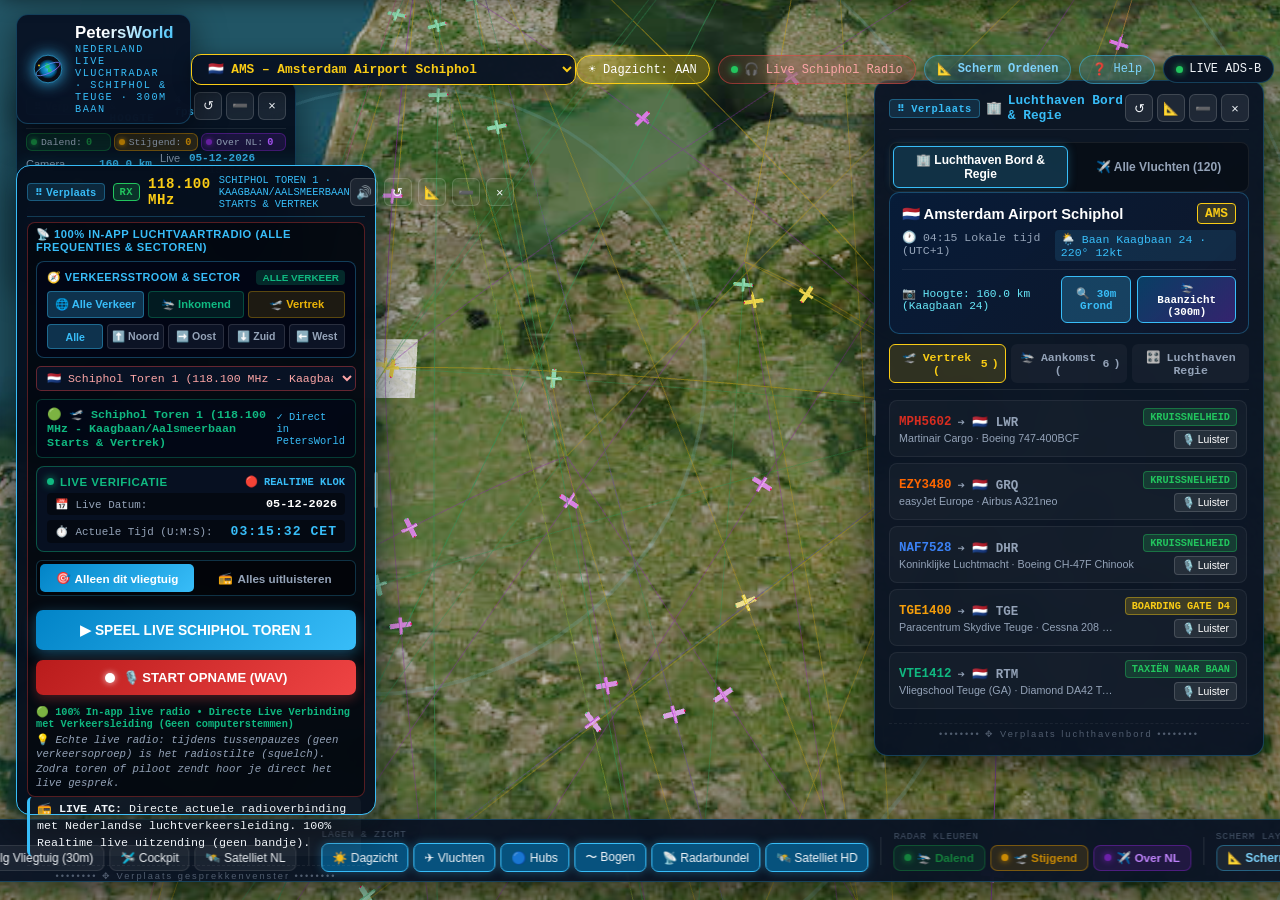
<file: index.html>
<!DOCTYPE html>
<html lang="nl">
<head>
  <meta charset="UTF-8" />
  <meta name="viewport" content="width=device-width, initial-scale=1.0, maximum-scale=1.0, user-scalable=no" />
  <title>PetersWorld – Schiphol & Nederlandse Luchthavens Live Radar & ATC Radio</title>
  <meta name="description" content="Fotorealistische 3D radar van Schiphol en Nederlandse luchthavens, 300 meter baan-zoom en directe Schiphol verkeerstoren, nadering en grond radio communicatie." />
  <meta http-equiv="Cache-Control" content="no-cache, no-store, must-revalidate" />
  <meta http-equiv="Pragma" content="no-cache" />
  <meta http-equiv="Expires" content="0" />
  <meta name="theme-color" content="#030712" />
  <link rel="icon" type="image/svg+xml" href="favicon.svg" />
  <link rel="manifest" href="manifest.json" />
  <script>
    // 1. Zorg dat oude service worker caches per direct worden verwijderd
    if ('serviceWorker' in navigator) {
      navigator.serviceWorker.getRegistrations().then(function(registrations) {
        for (var r of registrations) {
          r.unregister();
        }
      });
    }
    if ('caches' in window) {
      caches.keys().then(function(names) {
        for (var name of names) caches.delete(name);
      });
    }
    // 2. Als de pagina niet met de nieuwste versie-query is geopend, forceer directe netwerklading
    var TARGET_VER = '2.0.1';
    var urlParams = new URLSearchParams(window.location.search);
    if (urlParams.get('v') !== TARGET_VER) {
      urlParams.set('v', TARGET_VER);
      urlParams.set('t', Date.now().toString());
      window.location.replace(window.location.pathname + '?' + urlParams.toString());
    }
  </script>
  <style>
    :root {
      --bg: #030712;
      --panel: rgba(8,18,36,0.94);
      --panel-hover: rgba(15,30,60,0.98);
      --cyan: #38bdf8;
      --cyan-dim: rgba(56,189,248,0.25);
      --gold: #facc15;
      --green: #22c55e;
      --purple: #c084fc;
      --red: #ef4444;
      --orange: #fb923c;
      --text: #f1f5f9;
      --muted: #94a3b8;
      --dim: #475569;
      --mono: 'SFMono-Regular', Consolas, 'Liberation Mono', Menlo, monospace;
      --sans: -apple-system, BlinkMacSystemFont, 'Segoe UI', Roboto, sans-serif;
      --blur: blur(14px);
      --ease: 0.22s cubic-bezier(0.16,1,0.3,1);
      --border: rgba(56,189,248,0.26);
    }
    *, *::before, *::after { box-sizing: border-box; margin: 0; padding: 0; }
    html, body {
      width: 100vw; height: 100%; height: 100dvh; overflow: hidden;
      background: var(--bg); color: var(--text); font-family: var(--sans);
      -webkit-font-smoothing: antialiased; -webkit-tap-highlight-color: transparent;
    }

    /* ── WebGL Container ── */
    #webgl-container {
      position: fixed; inset: 0; width: 100%; height: 100%; display: block; z-index: 1;
      touch-action: none; -webkit-touch-callout: none; -webkit-user-select: none; user-select: none;
    }
    #webgl-container canvas {
      display: block; width: 100% !important; height: 100% !important; touch-action: none;
    }

    /* ── Update Banner ── */
    #update-banner {
      position: fixed; top: 0; left: 0; right: 0; z-index: 1000;
      background: linear-gradient(90deg, rgba(2,132,199,.96), rgba(124,58,237,.96));
      backdrop-filter: var(--blur);
      display: flex; align-items: center; justify-content: space-between;
      padding: 10px 20px; border-bottom: 1px solid rgba(255,255,255,.25);
      box-shadow: 0 4px 20px rgba(0,0,0,.5);
      transform: translateY(-110%); transition: transform .4s var(--ease);
    }
    #update-banner.show { transform: translateY(0); }
    .upd-left { display: flex; align-items: center; gap: 10px; font-size: .88rem; }
    .upd-left strong { color: var(--gold); font-family: var(--mono); }
    .upd-right { display: flex; gap: 8px; }
    .btn-upd { background: #fff; color: #0f172a; border: none; font-weight: 700; font-size: .78rem; padding: 5px 14px; border-radius: 6px; cursor: pointer; }
    .btn-upd:hover { background: #e2e8f0; }
    .btn-dismiss { background: rgba(255,255,255,.18); color: #fff; border: none; font-size: .85rem; padding: 5px 10px; border-radius: 6px; cursor: pointer; }

    /* ── Header ── */
    #header {
      position: fixed; top: 14px; left: 16px; right: 16px; z-index: 20;
      display: flex; align-items: center; justify-content: space-between; pointer-events: none;
    }
    .brand {
      display: flex; align-items: center; gap: 12px;
      background: var(--panel); border: 1px solid var(--border);
      padding: 8px 16px; border-radius: 12px; backdrop-filter: var(--blur);
      pointer-events: auto; box-shadow: 0 8px 32px rgba(0,0,0,.5);
    }
    .brand img { width: 30px; height: 30px; filter: drop-shadow(0 0 8px var(--cyan)); }
    .brand-name { font-size: 1.05rem; font-weight: 700; background: linear-gradient(135deg,#fff 30%,var(--cyan)); -webkit-background-clip: text; -webkit-text-fill-color: transparent; }
    .brand-sub { font-size: .64rem; color: var(--cyan); text-transform: uppercase; letter-spacing: 1.5px; font-family: var(--mono); }

    .header-center {
      display: flex; align-items: center; gap: 8px; pointer-events: auto;
    }
    .airport-quick-select {
      background: rgba(8,18,36,0.94); border: 1px solid var(--gold);
      color: var(--gold); font-family: var(--mono); font-size: .8rem; font-weight: 600;
      padding: 6px 12px; border-radius: 10px; backdrop-filter: var(--blur);
      cursor: pointer; outline: none; box-shadow: 0 4px 18px rgba(0,0,0,.4);
    }
    .airport-quick-select option { background: #081224; color: #fff; }

    .header-right { display: flex; gap: 8px; align-items: center; pointer-events: auto; }
    .pill {
      display: inline-flex; align-items: center; gap: 6px;
      padding: 6px 12px; border-radius: 20px; font-size: .75rem; font-family: var(--mono);
      background: var(--panel); border: 1px solid var(--border); backdrop-filter: var(--blur);
      cursor: pointer; transition: all var(--ease); white-space: nowrap;
    }
    .pill:hover { background: var(--panel-hover); border-color: var(--cyan); }
    .pill.active { border-color: var(--cyan); background: rgba(2,132,199,.25); }
    .pill.liveatc-pill { border-color: rgba(239,68,68,.5); background: rgba(239,68,68,.12); color: #fca5a5; }
    .pill.liveatc-pill:hover { background: rgba(239,68,68,.25); border-color: var(--red); }
    .pill.daylight-pill { border-color: rgba(250,204,21,.5); background: rgba(250,204,21,.12); color: #fde047; }
    .pill.daylight-pill:hover { background: rgba(250,204,21,.25); border-color: var(--gold); }
    .pill.daylight-pill.active { background: rgba(250,204,21,.3); border-color: #facc15; color: #fff; box-shadow: 0 0 10px rgba(250,204,21,.4); }
    .pill.runwaycam-pill { border-color: rgba(239,68,68,.6); background: rgba(239,68,68,.15); color: #fca5a5; }
    .pill.runwaycam-pill:hover { background: rgba(239,68,68,.3); border-color: var(--red); color: #fff; box-shadow: 0 0 10px rgba(239,68,68,.4); }
    .pill.runwaycam-pill.active { background: rgba(239,68,68,.35); border-color: var(--red); color: #fff; box-shadow: 0 0 12px rgba(239,68,68,.5); }
    .pill.reset-layout-pill { border-color: rgba(56, 189, 248, 0.45); background: rgba(14, 165, 233, 0.15); color: #7dd3fc; font-weight: 700; }
    .pill.reset-layout-pill:hover { background: rgba(14, 165, 233, 0.3); border-color: var(--cyan); color: #fff; box-shadow: 0 0 12px rgba(56, 189, 248, 0.45); }
    .pill.flash, .btn.flash { background: rgba(34, 197, 94, 0.35) !important; border-color: var(--green) !important; color: #fff !important; box-shadow: 0 0 18px rgba(34, 197, 94, 0.7) !important; transform: scale(1.05); }
    .dot { width: 7px; height: 7px; border-radius: 50%; animation: blink 2s infinite; }
    .dot.green { background: var(--green); box-shadow: 0 0 7px var(--green); }
    .dot.gold  { background: var(--gold);  box-shadow: 0 0 7px var(--gold);  }
    .dot.red   { background: var(--red);   box-shadow: 0 0 9px var(--red);   }
    .btn-icon {
      width: 34px; height: 34px; border-radius: 50%; border: 1px solid var(--border);
      background: var(--panel); backdrop-filter: var(--blur); color: var(--text);
      display: flex; align-items: center; justify-content: center; cursor: pointer; font-size: 1rem;
      transition: all var(--ease);
    }
    .btn-icon:hover { border-color: var(--cyan); color: var(--cyan); }

    /* ── Stats HUD (Top-Left, Verplaatsbaar & Minimaliseerbaar) ── */
    #hud {
      position: fixed; top: 80px; left: 16px; z-index: 12; width: 295px;
      background: rgba(6, 15, 30, 0.94); border: 1px solid var(--border); border-radius: 12px;
      backdrop-filter: var(--blur); padding: 8px 11px;
      display: flex; flex-direction: column; gap: 6px;
      box-shadow: 0 8px 30px rgba(0,0,0,.6), 0 0 15px rgba(56,189,248,0.12);
      transition: width 0.2s ease, max-height 0.2s ease, padding 0.2s ease;
      user-select: none;
    }
    #hud.minimized {
      max-height: 40px !important;
      overflow: hidden !important;
      padding: 6px 10px !important;
      border-color: rgba(56, 189, 248, 0.35) !important;
    }
    #hud.minimized #hud-content {
      display: none !important;
    }
    .hud-header {
      display: flex; align-items: center; justify-content: space-between;
      border-bottom: 1px solid rgba(255,255,255,.08); padding-bottom: 4px;
    }
    .hud-main-title {
      font-size: .68rem; font-family: var(--mono); text-transform: uppercase;
      color: var(--cyan); letter-spacing: 1px; font-weight: 700;
    }
    .hud-strip {
      display: grid; grid-template-columns: 1fr 1fr 1fr; gap: 4px; margin-bottom: 2px;
    }
    .hud-pill-stat {
      background: rgba(255,255,255,0.04); border: 1px solid rgba(255,255,255,0.08);
      border-radius: 6px; padding: 3px 5px; display: flex; align-items: center; gap: 4px;
      font-size: 0.67rem; font-family: var(--mono);
    }
    .hud-pill-stat.pill-landing { border-color: rgba(21,128,61,0.5); background: rgba(21,128,61,0.18); }
    .hud-pill-stat.pill-takeoff { border-color: rgba(202,138,4,0.5); background: rgba(202,138,4,0.18); }
    .hud-pill-stat.pill-overflight { border-color: rgba(107,33,168,0.55); background: rgba(107,33,168,0.22); }
    .hud-pill-lbl { font-size: 0.61rem; color: var(--muted); }
    .hud-dot { width: 6px; height: 6px; border-radius: 50%; flex-shrink: 0; }
    .hud-dot.green { background: #15803d; box-shadow: 0 0 5px #15803d; }
    .hud-dot.gold  { background: #ca8a04; box-shadow: 0 0 5px #ca8a04; }
    .hud-dot.purple{ background: #6b21a8; box-shadow: 0 0 5px #6b21a8; }

    .hud-grid {
      display: grid; grid-template-columns: 1fr 1fr; gap: 3px 10px;
    }
    .hud-grid-cell {
      display: flex; justify-content: space-between; align-items: center; font-size: 0.72rem;
    }
    .hud-title { font-size: .68rem; font-family: var(--mono); text-transform: uppercase; color: var(--cyan); letter-spacing: 1px; border-bottom: 1px solid rgba(255,255,255,.07); padding-bottom: 6px; display: flex; justify-content: space-between; }
    .hud-row { display: flex; justify-content: space-between; font-size: .74rem; }
    .hud-label { color: var(--muted); }
    .hud-val { font-family: var(--mono); font-weight: 600; }
    .hud-val.cy { color: var(--cyan); }
    .hud-val.go { color: var(--gold); }
    .hud-val.gr { color: var(--green); }

    /* ── LiveATC Radio Transceiver Console (Left-Bottom) ── */
    #atc-console {
      position: fixed; bottom: 85px; left: 16px; z-index: 15; width: 360px;
      max-height: calc(100vh - 270px);
      background: rgba(6,15,30,0.96); border: 1px solid var(--cyan); border-radius: 14px;
      backdrop-filter: var(--blur); padding: 10px 12px;
      display: flex; flex-direction: column; gap: 8px;
      box-shadow: 0 10px 40px rgba(0,0,0,.75), 0 0 20px rgba(56,189,248,0.22);
    }
    .atc-header {
      display: flex; align-items: center; justify-content: space-between;
      border-bottom: 1px solid rgba(56,189,248,.25); padding-bottom: 6px;
    }
    .atc-freq-wrap { display: flex; align-items: center; gap: 8px; }
    .atc-tx-indicator {
      font-family: var(--mono); font-size: .65rem; font-weight: 700;
      padding: 2px 6px; border-radius: 4px; background: rgba(34,197,94,.2); color: var(--green);
      border: 1px solid var(--green); text-transform: uppercase; letter-spacing: .5px;
    }
    .atc-tx-indicator.tx-tower { background: rgba(239,68,68,.3); color: var(--red); border-color: var(--red); animation: blink .8s infinite; }
    .atc-tx-indicator.tx-pilot { background: rgba(250,204,21,.3); color: var(--gold); border-color: var(--gold); animation: blink .8s infinite; }
    .atc-tx-indicator.tx-live { background: rgba(239,68,68,.35); color: #f87171; border-color: var(--red); animation: blink 1s infinite; }
    .atc-freq { font-family: var(--mono); font-size: .88rem; font-weight: 700; color: var(--gold); letter-spacing: .5px; }
    .atc-channel { font-size: .65rem; color: var(--cyan); text-transform: uppercase; font-family: var(--mono); }
    .atc-actions { display: flex; gap: 6px; }
    .btn-icon-sm {
      background: rgba(255,255,255,.08); border: 1px solid rgba(255,255,255,.15);
      color: var(--text); border-radius: 6px; width: 28px; height: 28px;
      display: flex; align-items: center; justify-content: center; cursor: pointer; font-size: .8rem;
      transition: all var(--ease);
    }
    .btn-icon-sm:hover { background: rgba(56,189,248,.2); border-color: var(--cyan); }

    /* LiveATC Player Controls in Console */
    .liveatc-deck {
      background: rgba(0,0,0,.45); border: 1px solid rgba(239,68,68,.35); border-radius: 8px;
      padding: 8px 10px; display: flex; flex-direction: column; gap: 6px;
    }
    .liveatc-row-top { display: flex; align-items: center; justify-content: space-between; gap: 8px; }
    .liveatc-station-select {
      flex: 1; background: #081224; border: 1px solid rgba(239,68,68,.4); color: #fca5a5;
      font-family: var(--mono); font-size: .72rem; padding: 4px 6px; border-radius: 5px; outline: none;
    }
    .liveatc-play-btn {
      background: rgba(239,68,68,.25); border: 1px solid var(--red); color: #fff;
      font-family: var(--mono); font-size: .72rem; font-weight: 700; padding: 4px 10px; border-radius: 5px;
      cursor: pointer; display: flex; align-items: center; gap: 5px; transition: all var(--ease);
    }
    .liveatc-play-btn:hover { background: rgba(239,68,68,.45); }
    .liveatc-play-btn.playing { background: rgba(34,197,94,.3); border-color: var(--green); color: #86efac; }
    .liveatc-status-row { display: flex; align-items: center; justify-content: space-between; font-size: .64rem; font-family: var(--mono); color: var(--muted); }
    .canvas-viz { width: 100%; height: 24px; background: rgba(0,0,0,.5); border-radius: 4px; display: block; border: 1px solid rgba(56,189,248,.15); }

    .atc-log-box {
      font-family: var(--mono); font-size: .73rem; line-height: 1.45;
      max-height: 100px; overflow-y: auto; display: flex; flex-direction: column; gap: 5px;
      padding-right: 4px;
    }
    .atc-msg-line {
      padding: 4px 7px; border-radius: 5px; background: rgba(255,255,255,.03);
      border-left: 3px solid var(--cyan); word-break: break-word;
    }
    .atc-msg-line.tower { border-left-color: var(--cyan); color: #bae6fd; }
    .atc-msg-line.pilot { border-left-color: var(--gold); color: #fef08a; }
    .atc-speaker { font-weight: 700; }

    /* ── Main Panel (Right): Tabs between Airport Board & All Flights ── */
    #right-deck {
      position: fixed; top: 80px; right: 16px; z-index: 10; width: 390px; max-height: calc(100vh - 110px);
      background: var(--panel); border: 1px solid var(--border); border-radius: 14px;
      backdrop-filter: var(--blur); padding: 12px 14px;
      display: flex; flex-direction: column; gap: 10px;
      box-shadow: 0 10px 40px rgba(0,0,0,.65);
      transition: width 0.25s cubic-bezier(0.4, 0, 0.2, 1), max-height 0.25s cubic-bezier(0.4, 0, 0.2, 1);
    }
    #right-deck.resizing {
      transition: none !important;
      user-select: none;
    }
    #right-deck.size-compact { width: 280px; }
    #right-deck.size-normal  { width: 390px; }
    #right-deck.size-wide    { width: 540px; }
    #right-deck.minimized {
      max-height: 46px !important;
      overflow: hidden !important;
      padding: 8px 12px !important;
      box-shadow: 0 4px 16px rgba(0,0,0,0.7) !important;
      border-color: rgba(56, 189, 248, 0.45) !important;
    }
    #right-deck.minimized #right-deck-content {
      display: none !important;
    }

    /* ── Deck & ATC Header Bar ── */
    .deck-header-bar {
      display: flex;
      align-items: center;
      justify-content: space-between;
      padding-bottom: 6px;
      margin-bottom: 2px;
      border-bottom: 1px solid rgba(255, 255, 255, 0.1);
      font-size: 0.8rem;
      font-weight: 700;
      color: var(--cyan);
      font-family: var(--mono);
      user-select: none;
    }
    .deck-header-title {
      display: flex;
      align-items: center;
      gap: 6px;
      cursor: pointer;
      flex: 1;
    }
    .deck-header-actions {
      display: flex;
      align-items: center;
      gap: 4px;
    }

    /* ── Panel Vrij Verplaatsen (Drag & Drop) & 8-Kanten Resizing ── */
    .panel-drag-grip {
      display: inline-flex;
      align-items: center;
      gap: 4px;
      padding: 2px 7px;
      border-radius: 4px;
      background: rgba(56, 189, 248, 0.14);
      border: 1px solid rgba(56, 189, 248, 0.35);
      color: var(--cyan);
      font-size: 0.65rem;
      font-weight: 700;
      cursor: grab;
      user-select: none;
      letter-spacing: 0.5px;
      transition: all 0.15s ease;
      white-space: nowrap;
    }
    .panel-drag-grip:hover {
      background: rgba(56, 189, 248, 0.28);
      border-color: var(--cyan);
      box-shadow: 0 0 8px rgba(56, 189, 248, 0.5);
    }
    .panel-drag-grip:active,
    .panel-dragging .panel-drag-grip {
      cursor: grabbing;
      background: rgba(56, 189, 248, 0.45);
    }

    .panel-bottom-dragbar {
      width: 100%;
      display: flex;
      align-items: center;
      justify-content: center;
      padding: 4px 0;
      margin-top: 4px;
      cursor: grab;
      user-select: none;
      opacity: 0.5;
      transition: opacity 0.15s ease, background 0.15s ease;
      border-top: 1px dashed rgba(255, 255, 255, 0.12);
      font-size: 0.58rem;
      letter-spacing: 2px;
      color: #94a3b8;
    }
    .panel-bottom-dragbar:hover {
      opacity: 1;
      color: var(--cyan);
      background: rgba(56, 189, 248, 0.1);
    }
    .panel-dragging .panel-bottom-dragbar {
      cursor: grabbing;
      opacity: 1;
    }

    #right-deck.panel-dragging,
    #atc-console.panel-dragging {
      transition: none !important;
      user-select: none !important;
      box-shadow: 0 16px 50px rgba(0,0,0,0.9), 0 0 30px rgba(56, 189, 248, 0.5) !important;
      opacity: 0.96;
      z-index: 35 !important;
      cursor: grabbing !important;
    }

    /* ── 8-Kanten Resizer Handles (Alle Kanten & Hoeken) ── */
    .p-resizer {
      position: absolute;
      z-index: 25;
      transition: background 0.15s ease;
    }
    .p-resizer-w {
      left: -5px; top: 8px; bottom: 8px; width: 10px; cursor: ew-resize;
    }
    .p-resizer-e {
      right: -5px; top: 8px; bottom: 8px; width: 10px; cursor: ew-resize;
    }
    .p-resizer-n {
      top: -5px; left: 8px; right: 8px; height: 10px; cursor: ns-resize;
    }
    .p-resizer-s {
      bottom: -5px; left: 8px; right: 8px; height: 10px; cursor: ns-resize;
    }
    .p-resizer-nw {
      top: -6px; left: -6px; width: 14px; height: 14px; cursor: nwse-resize; z-index: 28;
    }
    .p-resizer-ne {
      top: -6px; right: -6px; width: 14px; height: 14px; cursor: nesw-resize; z-index: 28;
    }
    .p-resizer-sw {
      bottom: -6px; left: -6px; width: 14px; height: 14px; cursor: nesw-resize; z-index: 28;
    }
    .p-resizer-se {
      bottom: -6px; right: -6px; width: 14px; height: 14px; cursor: nwse-resize; z-index: 28;
    }
    .p-resizer:hover,
    .p-resizer.resizing {
      background: rgba(56, 189, 248, 0.28);
    }
    .p-resizer-nw:hover, .p-resizer-ne:hover, .p-resizer-sw:hover, .p-resizer-se:hover,
    .p-resizer-nw.resizing, .p-resizer-ne.resizing, .p-resizer-sw.resizing, .p-resizer-se.resizing {
      background: var(--cyan);
      box-shadow: 0 0 10px var(--cyan);
      border-radius: 2px;
    }

    /* ── Panel Resizer Handles (Legacy compat) ── */
    .panel-resizer-handle {
      position: absolute;
      top: 0;
      bottom: 0;
      width: 12px;
      cursor: ew-resize;
      z-index: 35;
      transition: background 0.15s ease;
    }
    .panel-resizer-handle::after {
      content: '';
      position: absolute;
      top: 50%;
      transform: translateY(-50%);
      width: 4px;
      height: 36px;
      border-radius: 2px;
      background: rgba(255, 255, 255, 0.2);
      transition: background 0.15s ease;
    }
    .resizer-left {
      left: -6px;
    }
    .resizer-left::after {
      left: 3px;
    }
    .resizer-right {
      right: -6px;
    }
    .resizer-right::after {
      right: 3px;
    }
    .panel-resizer-handle:hover::after,
    .panel-resizer-handle.resizing::after {
      background: var(--cyan);
      box-shadow: 0 0 8px var(--cyan);
    }
    .panel-resizer-handle:hover,
    .panel-resizer-handle.resizing {
      background: rgba(56, 189, 248, 0.25);
    }

    /* ── ATC Console Resizing & Minimizing ── */
    #atc-console {
      transition: width 0.25s cubic-bezier(0.4, 0, 0.2, 1), max-height 0.25s cubic-bezier(0.4, 0, 0.2, 1);
    }
    #atc-console.resizing {
      transition: none !important;
      user-select: none;
    }
    #atc-console.size-compact { width: 280px; }
    #atc-console.size-normal  { width: 360px; }
    #atc-console.size-wide    { width: 490px; }
    #atc-console.minimized {
      max-height: 46px !important;
      overflow: hidden !important;
      padding: 8px 12px !important;
      box-shadow: 0 4px 16px rgba(0,0,0,0.7) !important;
      border-color: rgba(239, 68, 68, 0.5) !important;
    }
    #atc-console.minimized #atc-console-content {
      display: none !important;
    }

    /* ── Floating Restore Pills ── */
    .floating-panel-pill {
      position: fixed;
      z-index: 40;
      background: rgba(6, 15, 30, 0.94);
      border: 1px solid var(--cyan);
      color: #fff;
      padding: 8px 14px;
      border-radius: 20px;
      font-size: 0.74rem;
      font-weight: 700;
      font-family: var(--sans);
      cursor: pointer;
      backdrop-filter: var(--blur);
      box-shadow: 0 6px 24px rgba(0, 0, 0, 0.75), 0 0 15px rgba(56, 189, 248, 0.28);
      display: flex;
      align-items: center;
      gap: 7px;
      transition: all 0.2s ease;
    }
    .floating-panel-pill:hover {
      background: rgba(14, 165, 233, 0.35);
      transform: translateY(-2px);
      box-shadow: 0 8px 30px rgba(0, 0, 0, 0.85), 0 0 20px rgba(56, 189, 248, 0.45);
    }
    .floating-panel-pill.top-left {
      top: 80px;
      left: 16px;
    }
    .floating-panel-pill.top-right {
      top: 80px;
      right: 16px;
    }
    .floating-panel-pill.bottom-left {
      bottom: 85px;
      left: 16px;
    }

    .deck-top-nav {
      display: flex; gap: 4px; background: rgba(0,0,0,.35); padding: 3px; border-radius: 8px; border: 1px solid rgba(255,255,255,.07);
    }
    .deck-tab-btn {
      flex: 1; padding: 6px 10px; font-size: .75rem; font-weight: 600; border-radius: 6px;
      border: none; background: transparent; color: var(--muted); cursor: pointer; transition: all var(--ease);
      display: flex; align-items: center; justify-content: center; gap: 5px;
    }
    .deck-tab-btn.active { background: rgba(56,189,248,.2); color: #fff; border: 1px solid var(--cyan); box-shadow: 0 0 10px rgba(56,189,248,.25); }

    /* Airport Board Card */
    .airport-banner {
      background: linear-gradient(135deg, rgba(8,30,60,0.88), rgba(15,23,42,0.96));
      border: 1px solid rgba(56,189,248,0.3); border-radius: 10px; padding: 10px 12px;
      display: flex; flex-direction: column; gap: 6px;
    }
    .ap-title-row { display: flex; align-items: center; justify-content: space-between; }
    .ap-name { font-size: .92rem; font-weight: 700; color: #fff; display: flex; align-items: center; gap: 6px; }
    .ap-code { font-family: var(--mono); font-size: .8rem; font-weight: 800; color: var(--gold); background: rgba(250,204,21,.15); padding: 2px 7px; border-radius: 4px; border: 1px solid var(--gold); }
    .ap-meta-row { display: flex; justify-content: space-between; font-size: .72rem; color: var(--muted); font-family: var(--mono); }
    .ap-weather-tag { color: var(--cyan); background: rgba(56,189,248,.12); padding: 2px 6px; border-radius: 4px; }
    
    /* 300m Zoom Action Bar inside Airport Card */
    .ap-zoom-action-bar {
      display: flex; align-items: center; justify-content: space-between; gap: 6px;
      margin-top: 2px; padding-top: 6px; border-top: 1px solid rgba(255,255,255,.08);
    }
    .ap-alt-display {
      font-family: var(--mono); font-size: .70rem; color: #67e8f9; display: flex; align-items: center; gap: 5px;
    }
    .btn-zoom-300-quick {
      background: linear-gradient(135deg, rgba(2,132,199,.35), rgba(124,58,237,.35));
      border: 1px solid var(--cyan); color: #fff; font-family: var(--mono); font-size: .68rem; font-weight: 700;
      padding: 4px 10px; border-radius: 6px; cursor: pointer; transition: all var(--ease);
      display: flex; align-items: center; gap: 4px;
    }
    .btn-zoom-300-quick:hover { background: linear-gradient(135deg, rgba(2,132,199,.6), rgba(124,58,237,.6)); box-shadow: 0 0 10px rgba(56,189,248,.4); }

    /* Sub Tabs (Departures, Arrivals, Regie) */
    .board-sub-nav { display: flex; gap: 5px; border-bottom: 1px solid rgba(255,255,255,.08); padding-bottom: 6px; }
    .board-sub-btn {
      flex: 1; padding: 5px 6px; font-size: .72rem; font-family: var(--mono); font-weight: 600; border-radius: 6px;
      border: 1px solid transparent; background: rgba(255,255,255,.04); color: var(--muted); cursor: pointer;
      display: flex; align-items: center; justify-content: center; gap: 4px;
    }
    .board-sub-btn.active { background: rgba(250,204,21,.15); color: var(--gold); border-color: var(--gold); }

    /* FIDS Table / Lists */
    .fids-scroll {
      overflow-y: auto; max-height: calc(100vh - 380px); display: flex; flex-direction: column; gap: 6px; padding-right: 2px;
    }
    .fids-row {
      background: rgba(255,255,255,.03); border: 1px solid rgba(255,255,255,.06); border-radius: 8px;
      padding: 7px 9px; display: flex; align-items: center; justify-content: space-between; gap: 6px;
      transition: all var(--ease);
    }
    .fids-row:hover { background: rgba(56,189,248,.08); border-color: var(--cyan); }
    .fids-left { display: flex; flex-direction: column; gap: 2px; flex: 1; min-width: 0; }
    .fids-flt-route { font-family: var(--mono); font-size: .78rem; font-weight: 700; display: flex; align-items: center; gap: 6px; }
    .fids-details { font-size: .67rem; color: var(--muted); white-space: nowrap; overflow: hidden; text-overflow: ellipsis; }
    .fids-right { display: flex; flex-direction: column; align-items: flex-end; gap: 4px; }
    .fids-badge {
      font-size: .64rem; font-family: var(--mono); font-weight: 700; padding: 2px 6px; border-radius: 4px;
      text-transform: uppercase; white-space: nowrap;
    }
    .badge-ontime { background: rgba(34,197,94,.18); color: var(--green); border: 1px solid rgba(34,197,94,.4); }
    .badge-boarding { background: rgba(250,204,21,.18); color: var(--gold); border: 1px solid rgba(250,204,21,.4); }
    .badge-airborne { background: rgba(56,189,248,.18); color: var(--cyan); border: 1px solid rgba(56,189,248,.4); }
    .badge-approach { background: rgba(192,132,252,.18); color: var(--purple); border: 1px solid rgba(192,132,252,.4); }
    .badge-landed { background: rgba(74,222,128,.18); color: #4ade80; border: 1px solid rgba(74,222,128,.4); }
    .badge-goaround { background: rgba(239,68,68,.25); color: var(--red); border: 1px solid var(--red); }
    .btn-fids-action {
      background: rgba(255,255,255,.08); border: 1px solid rgba(255,255,255,.15); color: #fff;
      font-size: .65rem; padding: 2px 7px; border-radius: 4px; cursor: pointer; transition: all var(--ease);
    }
    .btn-fids-action:hover { background: var(--cyan); color: #000; font-weight: 700; }

    /* Regie Panel Controls */
    .regie-box {
      display: flex; flex-direction: column; gap: 10px; overflow-y: auto; max-height: calc(100vh - 380px);
    }
    .regie-section {
      background: rgba(0,0,0,.3); border: 1px solid rgba(255,255,255,.07); border-radius: 8px; padding: 8px 10px;
      display: flex; flex-direction: column; gap: 6px;
    }
    .regie-sec-title {
      font-size: .66rem; font-family: var(--mono); color: var(--gold); text-transform: uppercase; letter-spacing: .8px;
    }
    .regie-grid { display: grid; grid-template-columns: 1fr 1fr; gap: 6px; }
    .regie-btn {
      background: rgba(255,255,255,.06); border: 1px solid rgba(255,255,255,.12); color: var(--text);
      font-size: .74rem; font-weight: 600; padding: 7px 8px; border-radius: 7px; cursor: pointer;
      display: flex; align-items: center; justify-content: center; gap: 6px; text-align: left;
      transition: all var(--ease);
    }
    .regie-btn:hover { background: rgba(56,189,248,.18); border-color: var(--cyan); }
    .regie-btn.danger { border-color: rgba(239,68,68,.4); color: #fca5a5; }
    .regie-btn.danger:hover { background: rgba(239,68,68,.25); border-color: var(--red); }
    .regie-btn.primary { background: rgba(2,132,199,.25); border-color: var(--cyan); color: #bae6fd; }
    .regie-btn.primary:hover { background: rgba(2,132,199,.45); }
    .regie-btn.full-width { grid-column: span 2; }
    .regie-select {
      width: 100%; background: #081224; border: 1px solid rgba(56,189,248,.3); color: #fff;
      font-size: .74rem; padding: 5px 8px; border-radius: 6px; outline: none; font-family: var(--mono);
    }

    /* All Flights List */
    .flight-item {
      display: flex; align-items: center; gap: 8px; padding: 5px 7px; border-radius: 7px;
      cursor: pointer; transition: background var(--ease); border: 1px solid transparent;
    }
    .flight-item:hover { background: rgba(56,189,248,.1); border-color: rgba(56,189,248,.2); }
    .flight-item.active { background: rgba(56,189,248,.18); border-color: var(--cyan); }
    .fi-icon { font-size: 1rem; }
    .fi-info { flex: 1; overflow: hidden; }
    .fi-route { font-family: var(--mono); font-size: .78rem; font-weight: 700; white-space: nowrap; overflow: hidden; text-overflow: ellipsis; }
    .fi-label { font-size: .66rem; color: var(--muted); white-space: nowrap; overflow: hidden; text-overflow: ellipsis; }
    .fi-prog { font-family: var(--mono); font-size: .72rem; color: var(--cyan); }

    /* ── Tooltip ── */
    #tooltip {
      position: fixed; z-index: 100; pointer-events: none;
      background: rgba(6,15,30,0.96); border: 1px solid var(--cyan);
      border-radius: 9px; padding: 10px 13px; min-width: 200px;
      box-shadow: 0 8px 24px rgba(0,0,0,.7), 0 0 16px rgba(56,189,248,.25);
      opacity: 0; transition: opacity .15s;
    }
    #tooltip.show { opacity: 1; }
    .tt-route { font-family: var(--mono); font-size: .88rem; font-weight: 700; margin-bottom: 3px; }
    .tt-airline { font-size: .72rem; color: var(--muted); margin-bottom: 5px; }
    .tt-row { display: flex; justify-content: space-between; font-size: .74rem; gap: 12px; }
    .tt-key { color: var(--muted); }
    .tt-val { font-family: var(--mono); color: var(--text); }
    .tt-bar-wrap { background: rgba(255,255,255,.08); border-radius: 3px; height: 4px; margin-top: 6px; overflow: hidden; }
    .tt-bar { height: 100%; border-radius: 3px; background: linear-gradient(90deg,var(--cyan),var(--purple)); transition: width .4s; }

    /* ── Controls (Bottom Center) ── */
    #controls {
      position: fixed; bottom: 18px; left: 50%; transform: translateX(-50%); z-index: 10;
      background: var(--panel); border: 1px solid var(--border); border-radius: 14px;
      backdrop-filter: var(--blur); padding: 9px 16px;
      display: flex; align-items: center; gap: 12px;
      box-shadow: 0 10px 40px rgba(0,0,0,.6);
    }
    .ctrl-group { display: flex; flex-direction: column; gap: 3px; }
    .ctrl-label { font-size: .60rem; color: var(--dim); text-transform: uppercase; font-family: var(--mono); letter-spacing: .8px; }
    .btn-row { display: flex; gap: 5px; }
    .btn {
      background: rgba(255,255,255,.06); border: 1px solid rgba(255,255,255,.1);
      color: var(--text); padding: 5px 10px; border-radius: 7px; font-size: .75rem;
      cursor: pointer; transition: all var(--ease); white-space: nowrap; display: flex; align-items: center; gap: 5px;
    }
    .btn:hover { background: rgba(56,189,248,.14); border-color: var(--cyan); }
    .btn.active { background: rgba(2,132,199,.55); border-color: var(--cyan); box-shadow: 0 0 10px rgba(56,189,248,.35); }
    .btn.zoom-btn { border-color: rgba(56,189,248,.4); background: rgba(56,189,248,.12); color: #bae6fd; font-weight: 600; }
    .btn.zoom-btn:hover { background: rgba(56,189,248,.25); border-color: var(--cyan); }
    .btn.radio-btn { border-color: rgba(250,204,21,.4); background: rgba(250,204,21,.1); }
    .btn.radio-btn:hover { background: rgba(250,204,21,.25); border-color: var(--gold); }
    .sep { width: 1px; height: 28px; background: rgba(255,255,255,.1); }

    /* ── Echte Baan Beelden (Runway Camera & Satellite Deck) ── */
    #runway-cam-deck {
      position: fixed; top: 80px; left: 260px; z-index: 25; width: 440px;
      background: rgba(8, 18, 36, 0.96); border: 1px solid var(--cyan); border-radius: 14px;
      backdrop-filter: var(--blur); padding: 12px 14px;
      display: none; flex-direction: column; gap: 8px;
      box-shadow: 0 16px 50px rgba(0,0,0,.85), 0 0 25px rgba(56,189,248,.25);
      transition: all 0.25s ease;
    }
    #runway-cam-deck.show { display: flex; }
    #runway-cam-deck.minimized .cam-view-wrap, #runway-cam-deck.minimized .cam-selector-bar { display: none; }
    #runway-cam-deck.minimized { width: 340px; padding: 8px 12px; }
    .cam-header {
      display: flex; align-items: center; justify-content: space-between;
      border-bottom: 1px solid rgba(56,189,248,.25); padding-bottom: 6px;
    }
    .cam-title-wrap { display: flex; align-items: center; gap: 8px; overflow: hidden; }
    .cam-badge-live {
      font-family: var(--mono); font-size: .62rem; font-weight: 700;
      padding: 2px 6px; border-radius: 4px; background: rgba(239,68,68,.3); color: #f87171;
      border: 1px solid var(--red); text-transform: uppercase; letter-spacing: .5px; animation: blink 1.2s infinite;
      white-space: nowrap;
    }
    .cam-title { font-size: .78rem; font-weight: 600; color: #fff; font-family: var(--mono); white-space: nowrap; overflow: hidden; text-overflow: ellipsis; }
    .cam-controls-top { display: flex; gap: 6px; }
    .cam-view-wrap {
      position: relative; width: 100%; height: 240px; background: #000;
      border-radius: 8px; overflow: hidden; border: 1px solid rgba(255,255,255,.1);
    }
    .cam-video-iframe { width: 100%; height: 100%; border: none; }
    .cam-sat-img { width: 100%; height: 100%; object-fit: cover; }
    .cam-osd-overlay {
      position: absolute; top: 8px; left: 10px; right: 10px;
      display: flex; justify-content: space-between; pointer-events: none;
      font-family: var(--mono); font-size: .65rem; color: #38bdf8; text-shadow: 0 0 4px #000, 1px 1px 2px #000;
    }
    .cam-osd-bottom {
      position: absolute; bottom: 8px; left: 10px; right: 10px;
      display: flex; justify-content: space-between; pointer-events: none;
      font-family: var(--mono); font-size: .62rem; color: #facc15; text-shadow: 0 0 4px #000, 1px 1px 2px #000;
    }
    .cam-selector-bar {
      display: flex; gap: 6px; align-items: center; justify-content: space-between;
    }
    .cam-select {
      flex: 1; background: rgba(2, 6, 23, 0.85); border: 1px solid rgba(56,189,248,.35);
      color: #e2e8f0; font-size: .72rem; padding: 4px 8px; border-radius: 6px; font-family: var(--mono);
    }
    .cam-btn-tab {
      background: rgba(15, 23, 42, 0.85); border: 1px solid var(--border);
      color: var(--muted); font-size: .68rem; padding: 4px 8px; border-radius: 6px; cursor: pointer;
      font-family: var(--mono); transition: all var(--ease);
    }
    .cam-btn-tab:hover { border-color: var(--cyan); color: #fff; }
    .cam-btn-tab.active { background: rgba(56, 189, 248, 0.25); border-color: var(--cyan); color: var(--cyan); font-weight: 700; }

    @keyframes blink { 0%,100%{opacity:.7;transform:scale(.95)} 50%{opacity:1;transform:scale(1.25)} }

    /* ── Flightradar Live Vliegtuig Detail Card ── */
    .flightradar-card {
      position: absolute; bottom: 84px; left: 16px; width: 340px;
      background: rgba(8, 18, 36, 0.94); border: 1px solid rgba(56, 189, 248, 0.45);
      border-radius: 12px; backdrop-filter: var(--blur); box-shadow: 0 12px 40px rgba(0,0,0,0.6);
      pointer-events: auto; z-index: 120; display: none; flex-direction: column; overflow: hidden;
      transition: all var(--ease);
    }
    .flightradar-card.show { display: flex; }
    .frc-header {
      background: rgba(15, 23, 42, 0.95); padding: 8px 12px; display: flex; align-items: center;
      justify-content: space-between; border-bottom: 1px solid rgba(56, 189, 248, 0.2);
    }
    .frc-title-group { display: flex; align-items: center; gap: 8px; }
    .frc-badge {
      background: #f59e0b; color: #000; font-family: var(--mono); font-size: 0.62rem;
      font-weight: 800; padding: 2px 6px; border-radius: 4px; letter-spacing: 0.5px;
    }
    .frc-callsign { font-family: var(--mono); font-size: 1.05rem; font-weight: 800; color: #fff; }
    .frc-close { background: transparent; border: none; color: #94a3b8; font-size: 1.2rem; cursor: pointer; }
    .frc-close:hover { color: #fff; }
    .frc-body { padding: 10px 12px; display: flex; flex-direction: column; gap: 8px; }
    .frc-airline { font-size: 0.78rem; color: #94a3b8; font-weight: 500; }
    .frc-route { font-family: var(--mono); font-size: 0.88rem; font-weight: 700; color: var(--cyan); }
    .frc-stats-grid { display: grid; grid-template-columns: 1fr 1fr; gap: 6px; margin: 4px 0; }
    .frc-stat { background: rgba(0,0,0,0.35); padding: 5px 8px; border-radius: 6px; display: flex; flex-direction: column; }
    .frc-stat-label { font-size: 0.62rem; color: #64748b; text-transform: uppercase; font-family: var(--mono); }
    .frc-stat-val { font-family: var(--mono); font-size: 0.78rem; font-weight: 700; color: #f8fafc; }
    .frc-actions { display: flex; gap: 6px; margin-top: 4px; }
    .frc-btn { flex: 1; font-size: 0.68rem; padding: 5px 6px; border-radius: 6px; text-align: center; }

    /* ── Deck Mobile/Tablet Close Bar ── */
    .deck-mobile-close-bar {
      display: none;
      align-items: center;
      justify-content: space-between;
      padding-bottom: 6px;
      margin-bottom: 2px;
      border-bottom: 1px solid rgba(255, 255, 255, 0.1);
      font-size: 0.8rem;
      font-weight: 700;
      color: var(--cyan);
      font-family: var(--mono);
    }

    /* ── Mobile Navigation Bar (Smartphones & Small Screens) ── */
    #mobile-nav {
      display: none;
      position: fixed;
      bottom: 0;
      left: 0;
      right: 0;
      z-index: 60;
      background: rgba(6, 15, 30, 0.96);
      border-top: 1px solid var(--border);
      backdrop-filter: var(--blur);
      padding: 5px 8px;
      padding-bottom: max(6px, env(safe-area-inset-bottom));
      justify-content: space-around;
      align-items: center;
      box-shadow: 0 -6px 25px rgba(0, 0, 0, 0.7);
    }
    .m-nav-btn {
      flex: 1;
      max-width: 78px;
      display: flex;
      flex-direction: column;
      align-items: center;
      justify-content: center;
      gap: 2px;
      background: transparent;
      border: 1px solid transparent;
      border-radius: 8px;
      padding: 4px 2px;
      color: var(--muted);
      font-size: 0.65rem;
      font-family: var(--sans);
      font-weight: 600;
      cursor: pointer;
      transition: all var(--ease);
      min-height: 44px;
      touch-action: manipulation;
    }
    .m-nav-btn .m-nav-icon {
      font-size: 1.18rem;
      line-height: 1.1;
    }
    .m-nav-btn:hover {
      color: #fff;
    }
    .m-nav-btn.active {
      color: var(--cyan);
      background: rgba(56, 189, 248, 0.16);
      border-color: rgba(56, 189, 248, 0.35);
      box-shadow: 0 0 10px rgba(56, 189, 248, 0.2);
    }

    /* ── Tablet Landscape Optimization (iPad & Android Tablets: 861px - 1080px) ── */
    @media (min-width: 861px) and (max-width: 1080px) {
      #header {
        top: 10px;
        left: 10px;
        right: 10px;
      }
      .brand {
        padding: 6px 12px;
        gap: 8px;
      }
      .brand-sub {
        font-size: 0.58rem;
        letter-spacing: 1px;
      }
      .airport-quick-select {
        font-size: 0.75rem;
        padding: 5px 8px;
      }
      .pill {
        padding: 5px 9px;
        font-size: 0.70rem;
      }
      #hud {
        width: 185px;
        top: 68px;
        left: 10px;
        padding: 8px 10px;
        font-size: 0.70rem;
      }
      #hud .hud-row {
        font-size: 0.70rem;
      }
      #right-deck {
        width: 310px;
        top: 68px;
        right: 10px;
        max-height: calc(100vh - 130px);
        padding: 10px 12px;
      }
      .deck-mobile-close-bar {
        display: none;
      }
      #atc-console {
        width: 300px;
        left: 10px;
        bottom: 74px;
        max-height: calc(100vh - 280px);
        padding: 10px 12px;
      }
      .flightradar-card {
        bottom: 74px;
        left: 320px;
        width: 320px;
      }
      #runway-cam-deck {
        left: 10px;
        top: 68px;
        width: 340px;
        max-width: calc(100vw - 355px);
      }
      .cam-view-wrap {
        height: 190px;
      }
      #controls {
        bottom: 12px;
        padding: 6px 12px;
        gap: 8px;
        max-width: 90vw;
        overflow-x: auto;
      }
    }

    /* ── Laptop & Compact Height Optimization (MacBook: height <= 900px) ── */
    @media (max-height: 900px) {
      #hud {
        padding: 6px 9px;
        gap: 4px;
        width: 280px;
      }
      #hud .hud-strip {
        gap: 3px;
        margin-bottom: 1px;
      }
      #hud .hud-pill-stat {
        padding: 2px 4px;
        font-size: 0.64rem;
      }
      #hud .hud-grid {
        gap: 2px 8px;
      }
      #hud .hud-grid-cell {
        font-size: 0.69rem;
      }
      #atc-console {
        max-height: calc(100vh - 250px);
        gap: 5px;
        padding: 8px 10px;
      }
      #atc-console #atc-log {
        max-height: 90px;
      }
      #atc-console .liveatc-deck {
        padding: 5px 8px;
        gap: 5px;
      }
      #right-deck {
        max-height: calc(100vh - 100px);
      }
    }

    /* ── Touch Optimization voor iPad (Portrait), iPhone & Android (Schermen <= 860px) ── */
    @media (max-width: 860px) {
      #mobile-nav {
        display: flex;
      }

      #header {
        top: max(6px, env(safe-area-inset-top));
        left: 8px;
        right: 8px;
        gap: 6px;
      }
      .brand {
        padding: 5px 8px;
        gap: 6px;
      }
      .brand img {
        width: 20px;
        height: 20px;
      }
      .brand-name {
        font-size: 0.88rem;
      }
      .brand-sub {
        display: none;
      }

      .header-center {
        display: flex;
        flex: 1;
        min-width: 0;
        justify-content: center;
      }
      .airport-quick-select {
        width: 100%;
        max-width: 140px;
        font-size: 0.72rem;
        padding: 5px 8px;
        border-radius: 8px;
        min-height: 36px;
      }

      .header-right {
        gap: 4px;
      }
      /* Verberg overtollige knoppen in de topbalk; ze zitten in de handige mobiele tab-balk */
      .header-right .runwaycam-pill,
      .header-right .daylight-pill,
      .header-right .liveatc-pill,
      .header-right #pill-live {
        display: none !important;
      }
      .pill {
        padding: 4px 7px;
        font-size: 0.66rem;
      }
      .btn-icon {
        width: 34px;
        height: 34px;
        font-size: 0.92rem;
      }

      #hud {
        display: none !important;
      }

      /* Flight card zweeft perfect boven de mobiele tab-balk */
      .flightradar-card {
        position: fixed;
        bottom: calc(58px + max(8px, env(safe-area-inset-bottom)));
        left: 8px;
        right: 8px;
        width: auto;
        max-width: 500px;
        margin: 0 auto;
        border-radius: 14px;
        box-shadow: 0 12px 35px rgba(0, 0, 0, 0.88), 0 0 20px rgba(56, 189, 248, 0.35);
        z-index: 55;
      }

      /* Scrollbare zoom/camera onderbalk */
      #controls {
        position: fixed;
        bottom: calc(56px + max(8px, env(safe-area-inset-bottom)));
        left: 8px;
        right: 8px;
        transform: none;
        width: auto;
        max-width: calc(100vw - 16px);
        overflow-x: auto;
        -webkit-overflow-scrolling: touch;
        scrollbar-width: none;
        white-space: nowrap;
        gap: 8px;
        padding: 6px 10px;
        border-radius: 12px;
        z-index: 35;
      }
      #controls::-webkit-scrollbar {
        display: none;
      }
      .btn {
        padding: 7px 11px;
        font-size: 0.74rem;
        min-height: 36px;
        touch-action: manipulation;
      }
      .ctrl-label {
        font-size: 0.54rem;
      }
      .sep {
        height: 20px;
      }

      /* Panelen als soepele touch-bottom-sheets op iPad, iPhone en Android */
      #right-deck,
      #atc-console {
        display: none;
        position: fixed;
        top: auto;
        bottom: calc(56px + max(6px, env(safe-area-inset-bottom)));
        left: 6px;
        right: 6px;
        width: auto;
        max-width: 600px;
        margin: 0 auto;
        max-height: 74vh;
        border-radius: 16px;
        padding: 12px;
        z-index: 52;
        overflow-y: auto;
        -webkit-overflow-scrolling: touch;
        box-shadow: 0 10px 40px rgba(0, 0, 0, 0.9), 0 0 25px rgba(56, 189, 248, 0.35);
      }
      #right-deck.show-mobile,
      #atc-console.show-mobile {
        display: flex;
      }
      .deck-mobile-close-bar {
        display: flex;
      }

      #runway-cam-deck {
        position: fixed;
        top: 56px;
        left: 6px;
        right: 6px;
        width: auto;
        max-width: calc(100vw - 12px);
        max-height: 82vh;
        overflow-y: auto;
        -webkit-overflow-scrolling: touch;
        z-index: 48;
      }
      .cam-view-wrap {
        height: 190px;
      }
    }
  </style>
</head>
<body>
  <!-- Update Banner -->
  <div id="update-banner">
    <div class="upd-left">
      <span>🚀</span>
      <span><strong id="upd-ver">v2.8.7</strong> beschikbaar &bull; <span id="upd-note">Gescheiden landings- & vertrekfrequenties (geen starts meer tijdens het kijken naar landingen)</span></span>
    </div>
    <div class="upd-right">
      <button class="btn-upd" id="btn-apply-upd">Nu bijwerken</button>
      <button class="btn-dismiss" id="btn-dismiss-upd">&times;</button>
    </div>
  </div>

  <!-- Header -->
  <header id="header">
    <div class="brand">
      <img src="favicon.svg" alt="logo" />
      <div>
        <div class="brand-name">PetersWorld</div>
        <div class="brand-sub">Nederland Live Vluchtradar · Schiphol & Teuge · 300m Baan</div>
      </div>
    </div>

    <!-- Quick Airport Selection in Header -->
    <div class="header-center">
      <select id="airport-quick-select" class="airport-quick-select" title="Kies een luchthaven"></select>
    </div>

    <div class="header-right">
      <div class="pill daylight-pill active" id="btn-toggle-daylight" title="Schakel tussen Realistische Nacht/Zon en Dagzicht">
        <span id="txt-daylight">☀️ Dagzicht: AAN</span>
      </div>
      <div class="pill liveatc-pill active" id="pill-liveatc" title="Open directe Schiphol live radio stream (geen code nodig)">
        <span class="dot green" id="liveatc-dot"></span>
        <span id="liveatc-txt">🎧 Live Schiphol Radio</span>
      </div>
      <div class="pill reset-layout-pill" id="btn-reset-layout" title="Reset alle panelen (Radar HUD, Luchthaven Bord & Gesprekken) direct netjes en zonder overlap terug naar standaardposities [X]">
        <span>📐</span>
        <span id="txt-reset-layout">Scherm Ordenen</span>
      </div>
      <div class="pill help-pill" id="btn-open-help" title="Bekijk de handleiding met alle werkende functionaliteiten (?)" style="border-color:rgba(56,189,248,.5);background:rgba(56,189,248,.15);color:#7dd3fc;cursor:pointer;">
        <span>❓</span>
        <span>Help</span>
      </div>
      <div class="pill" id="pill-live"><span class="dot green"></span>LIVE ADS-B</div>
      <div class="pill" id="pill-ver" title="Klik om direct handmatig te controleren op updates en cache te legen"><span class="dot green" id="ver-dot"></span><span id="ver-txt">v2.8.7</span></div>
      <button class="btn-icon" id="btn-refresh" title="Handmatig direct updaten en cache wissen (force update)">🔄</button>
    </div>
  </header>

  <!-- Stats HUD (Radar & Hoogte) - Vrij Verplaatsbaar, Minimaliseerbaar & Laptop-Geoptimaliseerd -->
  <div id="hud" aria-label="Radar en Hoogte HUD">
    <!-- 8-Kanten Resizers voor Radar HUD -->
    <div class="p-resizer p-resizer-w" data-dir="w" title="Sleep linker rand"></div>
    <div class="p-resizer p-resizer-e" data-dir="e" title="Sleep rechter rand"></div>
    <div class="p-resizer p-resizer-n" data-dir="n" title="Sleep bovenrand"></div>
    <div class="p-resizer p-resizer-s" data-dir="s" title="Sleep onderrand"></div>
    <div class="p-resizer p-resizer-nw" data-dir="nw" title="Sleep linksboven hoek"></div>
    <div class="p-resizer p-resizer-ne" data-dir="ne" title="Sleep rechtsboven hoek"></div>
    <div class="p-resizer p-resizer-sw" data-dir="sw" title="Sleep linksonder hoek"></div>
    <div class="p-resizer p-resizer-se" data-dir="se" title="Sleep rechtsonder hoek"></div>

    <div class="hud-header" id="hud-drag-header" title="Sleep vanaf hier om het Radar & Hoogte venster vrij overal neer te zetten">
      <div class="hud-title-left" id="hud-header-click" title="Klik om in of uit te klappen" style="display:flex;align-items:center;gap:6px;cursor:pointer;flex:1;">
        <span class="panel-drag-grip" id="drag-grip-hud" title="Sleep dit onderdeel vrij overal op het scherm">⠿ Verplaats</span>
        <span class="hud-main-title">✈ RADAR & HOOGTE</span>
        <span class="hud-val cy" id="hud-fps" style="font-size:0.68rem;margin-left:2px;">60 fps</span>
        <span class="hud-min-tag" id="hud-min-tag" style="display:none;font-size:0.65rem;color:#38bdf8;font-family:var(--mono);font-weight:700;margin-left:4px;">(60✈ · 300m ➕)</span>
      </div>
      <div class="hud-actions" style="display:flex;gap:4px;align-items:center;">
        <button class="btn-icon-sm" id="btn-reset-pos-hud" title="Herstel standaardpositie linksboven">↺</button>
        <button class="btn-icon-sm" id="btn-min-hud" title="Minimaliseer / Klap in (meer ruimte voor vliegende vliegtuigen)">➖</button>
        <button class="btn-icon-sm" id="btn-close-hud" title="Sluit Radar & Hoogte venster">&times;</button>
      </div>
    </div>

    <!-- Inhoud in compact grid: past perfect op laptops zonder overlap -->
    <div id="hud-content">
      <!-- 3-Kleurige Vliegtuigen Indicatie Strip (Dalend, Stijgend, Over NL) -->
      <div class="hud-strip">
        <div class="hud-pill-stat pill-landing" title="Dalende vliegtuigen (donker groen op radar)">
          <span class="hud-dot green"></span>
          <span class="hud-pill-lbl">Dalend:</span>
          <span class="hud-val gr" id="hud-count-landing" style="color:#15803d;">0</span>
        </div>
        <div class="hud-pill-stat pill-takeoff" title="Stijgende vliegtuigen (donker geel op radar)">
          <span class="hud-dot gold"></span>
          <span class="hud-pill-lbl">Stijgend:</span>
          <span class="hud-val go" id="hud-count-takeoff" style="color:#ca8a04;">0</span>
        </div>
        <div class="hud-pill-stat pill-overflight" title="Overvliegende vliegtuigen (echt donker paars op radar)">
          <span class="hud-dot purple"></span>
          <span class="hud-pill-lbl">Over NL:</span>
          <span class="hud-val cy" id="hud-count-overflight" style="color:#a855f7;">0</span>
        </div>
      </div>

      <!-- Compact 2-Koloms Grid -->
      <div class="hud-grid">
        <div class="hud-grid-cell">
          <span class="hud-label">Camera</span>
          <span class="hud-val cy" id="hud-cam-alt">300 m</span>
        </div>
        <div class="hud-grid-cell">
          <span class="hud-label">Live tijd</span>
          <span class="hud-val cy" id="hud-live-clock">--:--:--</span>
        </div>
        <div class="hud-grid-cell">
          <span class="hud-label">Datafeed</span>
          <span class="hud-val gr" id="hud-feed-mode">🟢 LIVE ADS-B</span>
        </div>
        <div class="hud-grid-cell">
          <span class="hud-label">Vluchten</span>
          <span class="hud-val cy" id="hud-flights">60</span>
        </div>
        <div class="hud-grid-cell">
          <span class="hud-label">Sector stroom</span>
          <span class="hud-val cy" id="hud-sector-flow">ALLE VERKEER</span>
        </div>
        <div class="hud-grid-cell">
          <span class="hud-label">Sector aantal</span>
          <span class="hud-val gr" id="hud-sector-count">0</span>
        </div>
        <div class="hud-grid-cell">
          <span class="hud-label">Passagiers</span>
          <span class="hud-val go" id="hud-pax">7.420</span>
        </div>
        <div class="hud-grid-cell">
          <span class="hud-label">Vliegvelden</span>
          <span class="hud-val" id="hud-airports">15</span>
        </div>
        <div class="hud-grid-cell">
          <span class="hud-label">Geselecteerd</span>
          <span class="hud-val go" id="hud-sel-airport">AMS</span>
        </div>
        <div class="hud-grid-cell">
          <span class="hud-label">WASM engine</span>
          <span class="hud-val" id="hud-wasm">v2.8.7</span>
        </div>
      </div>

      <!-- Extra status regels (compact onderaan) -->
      <div style="display:flex;justify-content:space-between;font-size:0.68rem;border-top:1px solid rgba(255,255,255,0.06);padding-top:4px;margin-top:2px;">
        <span style="color:var(--muted);">Radio: <strong class="hud-val gr" id="hud-liveatc-status">STANDBY</strong></span>
        <span style="color:var(--muted);">Opname: <strong class="hud-val" id="hud-record-status" style="color:#94a3b8;">STANDBY (WAV)</strong></span>
      </div>
    </div>
  </div>

  <!-- Zwevende Herstelknop voor Radar HUD (verschijnt als venster gesloten is) -->
  <button id="floating-open-hud" class="floating-panel-pill top-left" style="display:none;" title="Open Radar & Hoogte HUD">
    📊 Open Radar HUD ⤢
  </button>

  <!-- LiveATC Radio Transceiver Console -->
  <div id="atc-console" aria-label="ATC Radio Transceiver">
    <!-- 8-Kanten Resizers voor Gesprekkenvenster -->
    <div class="p-resizer p-resizer-w" data-dir="w" title="Sleep linker rand"></div>
    <div class="p-resizer p-resizer-e" data-dir="e" title="Sleep rechter rand"></div>
    <div class="p-resizer p-resizer-n" data-dir="n" title="Sleep bovenrand"></div>
    <div class="p-resizer p-resizer-s" data-dir="s" title="Sleep onderrand"></div>
    <div class="p-resizer p-resizer-nw" data-dir="nw" title="Sleep linksboven hoek"></div>
    <div class="p-resizer p-resizer-ne" data-dir="ne" title="Sleep rechtsboven hoek"></div>
    <div class="p-resizer p-resizer-sw" data-dir="sw" title="Sleep linksonder hoek"></div>
    <div class="p-resizer p-resizer-se" data-dir="se" title="Sleep rechtsonder hoek"></div>
    <div class="panel-resizer-handle resizer-right" id="resizer-atc" title="Sleep naar links of rechts om het gesprekkenpaneel breder of smaller te maken"></div>

    <div class="atc-header" id="atc-drag-header" title="Sleep vanaf hier om het gesprekkenvenster vrij overal neer te zetten">
      <div class="atc-freq-wrap" id="atc-header-click" title="Klik om in of uit te klappen" style="cursor:pointer;flex:1;">
        <span class="panel-drag-grip" id="drag-grip-atc" title="Sleep om dit venster vrij overal op het bord/scherm neer te zetten">⠿ Verplaats</span>
        <span class="atc-tx-indicator" id="atc-tx-led">RX</span>
        <span class="atc-freq" id="atc-freq-disp">118.100 MHz</span>
        <span class="atc-channel" id="atc-channel-disp">SCHIPHOL TOWER</span>
        <span class="atc-min-tag" id="atc-min-tag" style="display:none;font-size:0.65rem;color:#86efac;font-family:var(--mono);font-weight:700;margin-left:4px;">(Radio Live ➕)</span>
      </div>
      <div class="atc-actions">
        <button class="btn-icon-sm" id="btn-atc-mute" title="Geluid Aan/Uit">🔊</button>
        <button class="btn-icon-sm" id="btn-reset-pos-atc" title="Herstel standaardpositie linksonder">↺</button>
        <button class="btn-icon-sm" id="btn-size-atc" title="Formaat wisselen: Compact (280px) / Normaal (360px) / Groot (490px) [R]">📐</button>
        <button class="btn-icon-sm" id="btn-min-atc" title="Minimaliseer / Klap in (meer ruimte voor vliegende vliegtuigen) [M]">➖</button>
        <button class="btn-icon-sm" id="btn-close-atc" title="Sluit gesprekken venster">&times;</button>
      </div>
    </div>

    <!-- Wrapped Content for Collapsing -->
    <div id="atc-console-content">
      <!-- Live Radio Stream Deck (100% In-App Speler Zonder Externe Popups) -->
      <div class="liveatc-deck">
      <div style="display:flex;flex-direction:column;gap:8px;">
        <div style="font-size:0.7rem;font-weight:700;color:var(--cyan);text-transform:uppercase;letter-spacing:0.5px;">
          📡 100% In-App Luchtvaartradio (Alle Frequenties & Sectoren)
        </div>

        <!-- Snelle Sector & Verkeersstroom Knoppen (Volg & Luister Inkomend/Vertrek N, O, Z, W) -->
        <div style="background:rgba(2,6,23,0.75);border:1px solid rgba(56,189,248,0.3);border-radius:8px;padding:8px 10px;display:flex;flex-direction:column;gap:6px;">
          <div style="display:flex;align-items:center;justify-content:space-between;">
            <span style="font-size:0.68rem;font-weight:800;color:var(--cyan);letter-spacing:0.4px;">🧭 VERKEERSSTROOM & SECTOR</span>
            <span id="atc-active-flow-badge" style="font-size:0.62rem;padding:2px 6px;border-radius:4px;background:rgba(16,185,129,0.2);color:#10b981;font-weight:700;">ALLE VERKEER</span>
          </div>
          <!-- Type Stroom -->
          <div style="display:grid;grid-template-columns:1fr 1fr 1fr;gap:4px;">
            <button class="btn-flow active" id="btn-flow-all" data-flow="all" style="padding:6px;font-size:0.7rem;font-weight:700;border-radius:4px;background:rgba(56,189,248,0.25);color:var(--cyan);border:1px solid rgba(56,189,248,0.4);cursor:pointer;">🌐 Alle Verkeer</button>
            <button class="btn-flow" id="btn-flow-arr" data-flow="arr" style="padding:6px;font-size:0.7rem;font-weight:700;border-radius:4px;background:rgba(16,185,129,0.12);color:#10b981;border:1px solid rgba(16,185,129,0.3);cursor:pointer;">🛬 Inkomend</button>
            <button class="btn-flow" id="btn-flow-dep" data-flow="dep" style="padding:6px;font-size:0.7rem;font-weight:700;border-radius:4px;background:rgba(234,179,8,0.12);color:#eab308;border:1px solid rgba(234,179,8,0.3);cursor:pointer;">🛫 Vertrek</button>
          </div>
          <!-- Windrichting Sector -->
          <div style="display:grid;grid-template-columns:repeat(5, 1fr);gap:4px;">
            <button class="btn-dir active" id="btn-dir-all" data-dir="ALL" style="padding:5px 2px;font-size:0.66rem;font-weight:700;border-radius:4px;background:rgba(56,189,248,0.25);color:var(--cyan);border:1px solid rgba(56,189,248,0.4);cursor:pointer;">Alle</button>
            <button class="btn-dir" id="btn-dir-n" data-dir="N" style="padding:5px 2px;font-size:0.66rem;font-weight:700;border-radius:4px;background:rgba(15,23,42,0.8);color:#94a3b8;border:1px solid rgba(255,255,255,0.12);cursor:pointer;" title="Noordelijke sector">⬆️ Noord</button>
            <button class="btn-dir" id="btn-dir-e" data-dir="E" style="padding:5px 2px;font-size:0.66rem;font-weight:700;border-radius:4px;background:rgba(15,23,42,0.8);color:#94a3b8;border:1px solid rgba(255,255,255,0.12);cursor:pointer;" title="Oostelijke sector">➡️ Oost</button>
            <button class="btn-dir" id="btn-dir-s" data-dir="S" style="padding:5px 2px;font-size:0.66rem;font-weight:700;border-radius:4px;background:rgba(15,23,42,0.8);color:#94a3b8;border:1px solid rgba(255,255,255,0.12);cursor:pointer;" title="Zuidelijke sector">⬇️ Zuid</button>
            <button class="btn-dir" id="btn-dir-w" data-dir="W" style="padding:5px 2px;font-size:0.66rem;font-weight:700;border-radius:4px;background:rgba(15,23,42,0.8);color:#94a3b8;border:1px solid rgba(255,255,255,0.12);cursor:pointer;" title="Westelijke sector">⬅️ West</button>
          </div>
        </div>

        <select id="liveatc-station-select" class="liveatc-station-select" title="Kies radiostation">
          <optgroup label="🇳🇱 Schiphol - Torens & Landingsbanen">
            <option value="eham_twr" selected>🇳🇱 Schiphol Toren 1 (118.100 MHz - Kaagbaan/Aalsmeerbaan)</option>
            <option value="eham_twr2">🇳🇱 Schiphol Toren 2 (118.275 MHz - Polderbaan)</option>
            <option value="eham_twr3">🇳🇱 Schiphol Toren 3 (119.900 MHz - Zwanenburgerbaan/Buitenveldert)</option>
          </optgroup>
          <optgroup label="🇳🇱 Schiphol - Inkomend Verkeer / Approach (Aankomst per Sector)">
            <option value="eham_app_n">🧭 Schiphol Inkomend NOORD (119.050 MHz - Approach ARTIP)</option>
            <option value="eham_app_e">🧭 Schiphol Inkomend OOST (121.200 MHz - Approach EELDE)</option>
            <option value="eham_app_s">🧭 Schiphol Inkomend ZUID (118.075 MHz - Approach RIVER)</option>
            <option value="eham_app_w">🧭 Schiphol Inkomend WEST (131.150 MHz - Approach SUGOL)</option>
            <option value="eham_app_fin">🛬 Schiphol Final Director (124.875 MHz - ILS Baanoplijning)</option>
          </optgroup>
          <optgroup label="🇳🇱 Schiphol - Vertrekkend Verkeer / Departure (Vertrek per Sector)">
            <option value="eham_dep_n">🛫 Schiphol Vertrek NOORD (121.200 MHz - Departure ANDIK)</option>
            <option value="eham_dep_e">🛫 Schiphol Vertrek OOST (119.050 MHz - Departure ARNEM)</option>
            <option value="eham_dep_s">🛫 Schiphol Vertrek ZUID (118.075 MHz - Departure VALKO)</option>
            <option value="eham_dep_w">🛫 Schiphol Vertrek WEST (124.300 MHz - Departure BERGI)</option>
            <option value="eham_radar">✈️ Amsterdam Radar (124.300 MHz - Bovenste Luchtruim NL)</option>
          </optgroup>
          <optgroup label="🇳🇱 Schiphol - Grond, Platform & ATIS">
            <option value="eham_gnd_n">🚕 Schiphol Grond Noord (121.700 MHz - Polder/Zwanenburg Taxiën)</option>
            <option value="eham_gnd_s">🚕 Schiphol Grond Zuid (121.800 MHz - Kaag/Aalsmeer/Gates)</option>
            <option value="eham_del">📋 Schiphol Delivery (121.980 MHz - Vluchtklaringen)</option>
            <option value="eham_atis_arr">📻 Schiphol ATIS Inkomend (122.200 MHz - Baaninfo & Weer)</option>
            <option value="eham_atis_dep">📻 Schiphol ATIS Vertrek (132.975 MHz - Startbanen & Wind)</option>
          </optgroup>
          <optgroup label="🇳🇱 Rotterdam The Hague Airport (EHRD)">
            <option value="ehrd_twr">🇳🇱 Rotterdam Toren (118.200 MHz - Baan 24/06)</option>
            <option value="ehrd_app_in">🧭 Rotterdam Approach Inkomend (127.025 MHz - N/O/Z/W)</option>
            <option value="ehrd_dep">🛫 Rotterdam Departure Vertrek (127.025 MHz - Klim)</option>
            <option value="ehrd_gnd">🚕 Rotterdam Grond & Delivery (121.905 MHz)</option>
            <option value="ehrd_atis">📻 Rotterdam ATIS (128.580 MHz - Actueel Weer)</option>
          </optgroup>
          <optgroup label="🇳🇱 Eindhoven Airport (EHEH)">
            <option value="eheh_twr">🇳🇱 Eindhoven Toren (131.000 MHz - Baan 03/21)</option>
            <option value="eheh_app_in">🧭 Eindhoven Approach Inkomend (124.500 MHz - N/O/Z/W)</option>
            <option value="eheh_dep">🛫 Eindhoven Departure Vertrek (124.500 MHz)</option>
            <option value="eheh_gnd">🚕 Eindhoven Grond (121.930 MHz)</option>
            <option value="eheh_atis">📻 Eindhoven ATIS (129.580 MHz)</option>
          </optgroup>
          <optgroup label="🇳🇱 Maastricht Aachen Airport (EHBK)">
            <option value="ehbk_twr">🇳🇱 Maastricht Aachen Toren (119.475 MHz - Baan 03/21)</option>
            <option value="ehbk_app">🧭 Maastricht Approach Inkomend & Vertrek (123.975 MHz)</option>
            <option value="ehbk_gnd">🚕 Maastricht Grond (121.780 MHz)</option>
            <option value="ehbk_atis">📻 Maastricht ATIS (122.180 MHz)</option>
          </optgroup>
          <optgroup label="🇳🇱 Groningen Airport Eelde (EHGG)">
            <option value="ehgg_twr">🇳🇱 Groningen Airport Eelde Toren (118.700 MHz - Baan 05/23)</option>
            <option value="ehgg_app">🧭 Eelde Approach Radar (120.300 MHz)</option>
            <option value="ehgg_gnd">🚕 Eelde Grond (121.705 MHz)</option>
            <option value="ehgg_atis">📻 Eelde ATIS (133.555 MHz)</option>
          </optgroup>
          <optgroup label="🇳🇱 Lelystad Airport (EHLE)">
            <option value="ehle_twr">🇳🇱 Lelystad Airport Toren (125.675 MHz - Baan 05/23)</option>
            <option value="ehle_app">🧭 Lelystad Approach / Info (135.180 MHz)</option>
            <option value="ehle_gnd">🚕 Lelystad Grond (121.855 MHz)</option>
          </optgroup>
          <optgroup label="🇳🇱 Vliegveld Teuge (EHTE)">
            <option value="ehte_twr">🇳🇱 Teuge Airport Radio & Toren (120.255 MHz - Baan 08/26)</option>
            <option value="ehte_app">🧭 Teuge Approach & Info (120.255 MHz)</option>
            <option value="ehte_gnd">🚕 Teuge Grond (121.750 MHz)</option>
          </optgroup>
          <optgroup label="🇳🇱 Regionale Velden & Eilanden">
            <option value="ehtx_twr">🇳🇱 Texel Airport Haven (119.855 MHz)</option>
            <option value="ehse_twr">🇳🇱 Breda Seppe Radio (120.655 MHz)</option>
            <option value="ehhv_twr">🇳🇱 Hilversum Radio (121.205 MHz)</option>
            <option value="ehmz_twr">🇳🇱 Midden-Zeeland Radio (119.255 MHz)</option>
            <option value="ehal_twr">🇳🇱 Ameland Airport Radio (118.355 MHz)</option>
          </optgroup>
          <optgroup label="🇳🇱 Militaire Bases (F-35 & Defensie)">
            <option value="ehlw_twr">🇳🇱 Vliegbasis Leeuwarden Toren (120.700 MHz - F-35)</option>
            <option value="ehlw_app">🧭 Leeuwarden Approach (132.850 MHz)</option>
            <option value="ehvk_twr">🇳🇱 Vliegbasis Volkel Toren (124.625 MHz - F-35)</option>
            <option value="ehvk_app">🧭 Volkel Approach (122.100 MHz)</option>
            <option value="ehgr_twr">🇳🇱 Vliegbasis Gilze-Rijen Toren (125.075 MHz - DHC)</option>
            <option value="ehgr_app">🧭 Gilze-Rijen Approach (121.175 MHz)</option>
            <option value="ehwo_twr">🇳🇱 Vliegbasis Woensdrecht Toren (122.100 MHz)</option>
            <option value="ehwo_app">🧭 Woensdrecht Approach (120.425 MHz)</option>
            <option value="ehkd_twr">🇳🇱 Maritiem Vliegkamp De Kooy Toren (118.850 MHz)</option>
            <option value="ehkd_app">🧭 De Kooy Approach (124.525 MHz)</option>
          </optgroup>
        </select>
        
        <div style="display:flex;align-items:center;justify-content:space-between;background:rgba(2,6,23,0.7);border:1px solid rgba(16,185,129,0.3);border-radius:6px;padding:7px 10px;font-family:var(--mono);font-size:0.73rem;">
          <span style="color:#10b981;font-weight:700;" id="atc-code-badge">🟢 Schiphol Toren (118.100 MHz)</span>
          <span style="color:var(--cyan);font-size:0.65rem;">✓ Direct in PetersWorld</span>
        </div>

        <!-- Live Stream Realtime Verificatiebox (Datum, Uur, Minuut, Seconde) -->
        <div id="atc-live-verification-box" style="background:rgba(8,18,36,0.9);border:1px solid rgba(16,185,129,0.4);border-radius:8px;padding:8px 10px;display:flex;flex-direction:column;gap:5px;">
          <div style="display:flex;align-items:center;justify-content:space-between;">
            <div style="display:flex;align-items:center;gap:6px;">
              <span class="dot green" style="background:#10b981;box-shadow:0 0 8px #10b981;" id="atc-live-indicator-dot"></span>
              <span style="font-size:0.72rem;font-weight:800;color:#10b981;letter-spacing:0.5px;">LIVE VERIFICATIE</span>
            </div>
            <span style="font-size:0.65rem;color:var(--cyan);font-family:var(--mono);font-weight:700;" id="live-stream-badge">🔴 REALTIME KLOK</span>
          </div>
          <div style="display:flex;align-items:center;justify-content:space-between;padding:4px 8px;background:rgba(0,0,0,0.45);border-radius:4px;font-family:var(--mono);">
            <span style="font-size:0.68rem;color:#94a3b8;">📅 Live Datum:</span>
            <span style="font-size:0.74rem;color:#fff;font-weight:700;" id="live-stream-date">--</span>
          </div>
          <div style="display:flex;align-items:center;justify-content:space-between;padding:4px 8px;background:rgba(0,0,0,0.45);border-radius:4px;font-family:var(--mono);">
            <span style="font-size:0.68rem;color:#94a3b8;">⏱️ Actuele Tijd (U:M:S):</span>
            <span style="font-size:0.82rem;color:var(--cyan);font-weight:800;letter-spacing:1px;" id="live-stream-clock">--:--:--</span>
          </div>
          <div id="live-stream-start-row" style="display:none;align-items:center;justify-content:space-between;padding:4px 8px;background:rgba(239,68,68,0.15);border:1px solid rgba(239,68,68,0.35);border-radius:4px;font-family:var(--mono);">
            <span style="font-size:0.65rem;color:#fca5a5;">🔴 Stream gestart om:</span>
            <span style="font-size:0.7rem;color:#fff;font-weight:700;" id="live-stream-started-at">--:--:--</span>
          </div>
          <div id="live-stream-flight-row" style="display:none;align-items:center;justify-content:space-between;padding:4px 8px;background:rgba(56,189,248,0.15);border:1px solid rgba(56,189,248,0.35);border-radius:4px;font-family:var(--mono);">
            <span style="font-size:0.65rem;color:#7dd3fc;">✈️ Gevolgd toestel:</span>
            <span style="font-size:0.74rem;color:#fff;font-weight:800;" id="live-stream-flight-val">KLM1234 (PH-BXO)</span>
          </div>
        </div>

        <!-- Specifiek Vliegtuig Live Communicatie Banner (direct boven de Speel Live knop) -->
        <div id="liveatc-target-flight-box" style="display:none;background:linear-gradient(135deg,rgba(15,23,42,0.95),rgba(30,41,59,0.9));border:1px solid rgba(56,189,248,0.5);border-radius:8px;padding:8px 10px;box-shadow:0 3px 10px rgba(0,0,0,0.5);margin-bottom:2px;">
          <div style="display:flex;align-items:center;justify-content:space-between;margin-bottom:4px;">
            <div style="display:flex;align-items:center;gap:6px;">
              <span style="font-size:0.9rem;">🎯</span>
              <span style="font-size:0.68rem;color:#94a3b8;font-weight:700;letter-spacing:0.4px;">INDIVIDUEEL GESPREK MET TOREN:</span>
              <strong id="atc-target-callsign" style="color:var(--cyan);font-family:var(--mono);font-size:0.92rem;letter-spacing:0.5px;">KLM1234</strong>
              <span id="atc-target-reg" style="color:#f8fafc;font-family:var(--mono);font-size:0.76rem;font-weight:600;">(PH-BXO)</span>
            </div>
            <span style="background:rgba(56,189,248,0.2);color:#38bdf8;border:1px solid rgba(56,189,248,0.45);font-family:var(--mono);font-size:0.62rem;font-weight:800;padding:2px 6px;border-radius:4px;" id="atc-target-badge">1-OP-1 AFGESTEMD</span>
          </div>
          <div style="display:flex;align-items:center;justify-content:space-between;font-size:0.7rem;color:#cbd5e1;background:rgba(0,0,0,0.35);padding:4px 8px;border-radius:4px;font-family:var(--mono);">
            <span id="atc-target-airline" style="color:#94a3b8;overflow:hidden;text-overflow:ellipsis;white-space:nowrap;max-width:180px;">KLM Royal Dutch Airlines · Boeing 737</span>
            <span id="atc-target-freq" style="color:#10b981;font-weight:700;">118.100 MHz</span>
          </div>
          <div style="display:flex;align-items:center;justify-content:space-between;font-size:0.68rem;color:#cbd5e1;background:rgba(0,0,0,0.25);border-top:1px solid rgba(255,255,255,0.06);margin-top:4px;padding-top:4px;font-family:var(--mono);">
            <span style="color:#94a3b8;">🛫 / 🛬 Actieve Baan:</span>
            <strong id="atc-target-runway" style="color:#facc15;">🛬 Polderbaan 18R</strong>
          </div>
        </div>

        <!-- Modus Selector: Alleen dit vliegtuig (1-op-1 cockpit ⇄ toren) vs Alles uitluisteren -->
        <div id="liveatc-mode-selector" style="display:flex;gap:4px;margin-bottom:6px;background:rgba(0,0,0,0.45);padding:3px;border-radius:6px;border:1px solid rgba(56,189,248,0.25);">
          <button id="btn-mode-individual" class="radio-mode-btn" style="flex:1;padding:7px 8px;font-size:0.73rem;font-weight:800;border:none;border-radius:5px;cursor:pointer;background:linear-gradient(135deg,#0284c7,#38bdf8);color:#fff;transition:all 0.2s;display:flex;align-items:center;justify-content:center;gap:4px;" title="Alleen 1-op-1 communicatie tussen dit vliegtuig en de toren. Overige vliegtuigen worden gedempt!">
            <span>🎯</span> Alleen dit vliegtuig
          </button>
          <button id="btn-mode-all" class="radio-mode-btn" style="flex:1;padding:7px 8px;font-size:0.73rem;font-weight:700;border:none;border-radius:5px;cursor:pointer;background:transparent;color:#94a3b8;transition:all 0.2s;display:flex;align-items:center;justify-content:center;gap:4px;" title="Luister live naar alle vliegtuigen en de toren op deze frequentie">
            <span>📻</span> Alles uitluisteren
          </button>
        </div>

        <!-- 100% Directe In-App Audio Speler Knop (Geen popups of externe websites!) -->
        <button id="btn-liveatc-toggle" style="width:100%;box-sizing:border-box;background:linear-gradient(135deg,#0284c7,#38bdf8);font-weight:800;font-size:0.86rem;padding:12px 14px;border-radius:7px;color:#fff;border:none;cursor:pointer;display:flex;align-items:center;justify-content:center;gap:8px;box-shadow:0 4px 14px rgba(56,189,248,0.35);transition:all 0.2s;">
          ▶ SPEEL LIVE SCHIPHOL RADIO
        </button>

        <!-- Knop voor opnemen van ATC gesprekken tussen vliegtuigen en toren -->
        <div style="display:flex;flex-direction:column;gap:6px;margin-top:2px;">
          <button id="btn-liveatc-record" style="width:100%;box-sizing:border-box;background:linear-gradient(135deg,#b91c1c,#ef4444);font-weight:800;font-size:0.82rem;padding:10px 12px;border-radius:7px;color:#fff;border:none;cursor:pointer;display:flex;align-items:center;justify-content:center;gap:8px;box-shadow:0 4px 12px rgba(239,68,68,0.3);transition:all 0.2s;">
            <span id="record-icon-dot" style="width:10px;height:10px;border-radius:50%;background:#fff;display:inline-block;box-shadow:0 0 6px rgba(255,255,255,0.8);"></span>
            <span id="record-btn-text">🎙️ START OPNAME (WAV)</span>
          </button>

          <!-- Opname timer en status balk -->
          <div id="liveatc-record-bar" style="display:none;align-items:center;justify-content:space-between;background:rgba(220,38,38,0.22);border:1px solid rgba(239,68,68,0.5);border-radius:6px;padding:6px 10px;font-family:var(--mono);font-size:0.72rem;">
            <div style="display:flex;align-items:center;gap:6px;">
              <span class="dot red" style="background:#ef4444;box-shadow:0 0 8px #ef4444;animation:blink 1s infinite;"></span>
              <span style="color:#fca5a5;font-weight:700;">OPNAME ACTIEF (WAV):</span>
            </div>
            <span style="color:#fff;font-weight:800;font-size:0.8rem;letter-spacing:1px;" id="record-timer-disp">00:00</span>
          </div>

          <!-- Laatste opname download link container -->
          <div id="liveatc-last-recording" style="display:none;background:rgba(16,185,129,0.15);border:1px solid rgba(16,185,129,0.35);border-radius:6px;padding:6px 10px;align-items:center;justify-content:space-between;font-size:0.72rem;">
            <span style="color:#6ee7b7;font-weight:600;text-overflow:ellipsis;overflow:hidden;white-space:nowrap;max-width:180px;" id="last-record-name">🎙️ Opname opgeslagen (.wav)</span>
            <a id="last-record-link" href="#" download style="color:#fff;background:#059669;padding:4px 9px;border-radius:4px;text-decoration:none;font-weight:700;font-size:0.68rem;white-space:nowrap;">💾 Download .WAV</a>
          </div>
        </div>
      </div>

      <div class="liveatc-status-row" style="margin-top:6px;display:flex;flex-direction:column;gap:3px;align-items:flex-start;">
        <span id="liveatc-status-txt" style="color:#10b981;font-weight:600;">🟢 100% In-app live radio &bull; Directe koppeling met verkeerstoren</span>
        <span style="font-size:0.67rem;color:#94a3b8;line-height:1.35;">💡 <em>Echte live radio: tijdens tussenpauzes (geen verkeersoproep) is het radiostilte (squelch). Zodra toren of piloot zendt hoor je direct het live gesprek.</em></span>
      </div>
    </div>

    <div id="atc-log" class="atc-log-box">
      <div class="atc-msg-line">
        <span class="atc-speaker">📻 LIVE ATC:</span> Directe actuele radioverbinding met Nederlandse luchtverkeersleiding. 100% Realtime live uitzending (geen bandje).
      </div>
    </div>
    </div><!-- /atc-console-content -->

    <!-- HTML5 Audio Element voor echte LiveATC streams -->
    <audio id="liveatc-audio-element" preload="none"></audio>
    <div class="panel-bottom-dragbar" id="drag-bottom-atc" title="Sleep vanaf onderkant om dit venster vrij overal neer te zetten">
      <span>•••••••• ✥ Verplaats gesprekkenvenster ••••••••</span>
    </div>
  </div>

  <!-- Zwevende Herstelknop voor Gesprekken (verschijnt als venster gesloten is) -->
  <button id="floating-open-atc" class="floating-panel-pill bottom-left" style="display:none;" title="Open ATC Gesprekken & Radio (R)">
    📻 Open Gesprekken & Radio ⤢
  </button>

  <!-- Right Deck: Airport Flight Board (FIDS) & Operations Control -->
  <div id="right-deck">
    <!-- 8-Kanten Resizers voor Luchthaven Bord -->
    <div class="p-resizer p-resizer-w" data-dir="w" title="Sleep linker rand"></div>
    <div class="p-resizer p-resizer-e" data-dir="e" title="Sleep rechter rand"></div>
    <div class="p-resizer p-resizer-n" data-dir="n" title="Sleep bovenrand"></div>
    <div class="p-resizer p-resizer-s" data-dir="s" title="Sleep onderrand"></div>
    <div class="p-resizer p-resizer-nw" data-dir="nw" title="Sleep linksboven hoek"></div>
    <div class="p-resizer p-resizer-ne" data-dir="ne" title="Sleep rechtsboven hoek"></div>
    <div class="p-resizer p-resizer-sw" data-dir="sw" title="Sleep linksonder hoek"></div>
    <div class="p-resizer p-resizer-se" data-dir="se" title="Sleep rechtsonder hoek"></div>
    <div class="panel-resizer-handle resizer-left" id="resizer-right-deck" title="Sleep naar links of rechts om het luchthavenbord breder of smaller te maken"></div>

    <!-- Header Bar with Move, Resize, Minimize and Close Controls -->
    <div class="deck-header-bar" id="deck-drag-header" title="Sleep vanaf hier om het luchthavenbord vrij overal neer te zetten">
      <div class="deck-header-title" id="deck-header-click" title="Klik om in of uit te klappen">
        <span class="panel-drag-grip" id="drag-grip-deck" title="Sleep om dit venster vrij overal op het bord/scherm neer te zetten">⠿ Verplaats</span>
        <span class="dh-icon">🏢</span>
        <span class="dh-label">Luchthaven Bord & Regie</span>
        <span class="dh-min-tag" id="right-deck-min-tag" style="display:none;font-size:0.65rem;color:var(--gold);font-family:var(--mono);font-weight:700;margin-left:4px;">(Ingeklapt ➕)</span>
      </div>
      <div class="deck-header-actions">
        <button class="btn-icon-sm" id="btn-reset-pos-deck" title="Herstel standaardpositie rechtsboven">↺</button>
        <button class="btn-icon-sm" id="btn-size-right-deck" title="Formaat wisselen: Compact (280px) / Normaal (390px) / Breed (540px) [B]">📐</button>
        <button class="btn-icon-sm" id="btn-min-right-deck" title="Minimaliseer / Klap in (meer ruimte voor vliegende vliegtuigen) [M]">➖</button>
        <button class="btn-icon-sm" id="btn-close-right-deck" title="Sluit paneel">&times;</button>
      </div>
    </div>

    <!-- Wrapped Content for Collapsing -->
    <div id="right-deck-content">
      <!-- Main Deck Tabs -->
      <div class="deck-top-nav">
        <button class="deck-tab-btn active" id="tab-btn-airport">🏢 Luchthaven Bord & Regie</button>
        <button class="deck-tab-btn" id="tab-btn-allflights">✈️ Alle Vluchten (120)</button>
      </div>

    <!-- Section 1: Airport Board & Operations Deck -->
    <div id="airport-deck-view" style="display:flex;flex-direction:column;gap:10px;">
      <!-- Selected Airport Banner with 300m Zoom Action -->
      <div class="airport-banner">
        <div class="ap-title-row">
          <div class="ap-name" id="ap-disp-name">🇳🇱 Amsterdam Schiphol</div>
          <div class="ap-code" id="ap-disp-code">AMS</div>
        </div>
        <div class="ap-meta-row">
          <span id="ap-disp-time">🕐 20:30 Lokale tijd</span>
          <span class="ap-weather-tag" id="ap-disp-weather">🌦️ Baan 24 · Wind 220° 12kt</span>
        </div>
        <div class="ap-zoom-action-bar">
          <span class="ap-alt-display" id="ap-disp-altitude">📷 Hoogte: 300 m (Kaagbaan)</span>
          <div style="display:flex;gap:6px;">
            <button class="btn-zoom-300-quick" id="btn-banner-zoom-30" style="background:rgba(56,189,248,.25);border-color:var(--cyan);color:var(--cyan);font-weight:700;">🔍 30m Grond</button>
            <button class="btn-zoom-300-quick" id="btn-banner-zoom-300">🛬 Baanzicht (300m)</button>
          </div>
        </div>
      </div>

      <!-- Sub Navigation: Departures, Arrivals, Operations (Regie) -->
      <div class="board-sub-nav">
        <button class="board-sub-btn active" id="sub-btn-dep">🛫 Vertrek (<span id="count-dep">0</span>)</button>
        <button class="board-sub-btn" id="sub-btn-arr">🛬 Aankomst (<span id="count-arr">0</span>)</button>
        <button class="board-sub-btn" id="sub-btn-regie">🎛️ Luchthaven Regie</button>
      </div>

      <!-- Tab Content: Departures -->
      <div id="view-departures" class="fids-scroll">
        <!-- Dynamisch gevuld met vertrekkende vluchten -->
      </div>

      <!-- Tab Content: Arrivals -->
      <div id="view-arrivals" class="fids-scroll" style="display:none;">
        <!-- Dynamisch gevuld met aankomende vluchten -->
      </div>

      <!-- Tab Content: Regie / Operations Control -->
      <div id="view-regie" class="regie-box" style="display:none;">
        <!-- Snelle Operationele Acties -->
        <div class="regie-section">
          <div class="regie-sec-title">⚡ Bepaal wat hier gebeurt (Direct uitvoeren)</div>
          <div class="regie-grid">
            <button class="regie-btn primary" id="btn-regie-takeoff" title="Laat een gereedstaand vliegtuig opstijgen met torenklaring">
              🚀 Start Vlucht
            </button>
            <button class="regie-btn primary" id="btn-regie-land" title="Zet een naderende vlucht in op final approach met landing clearance">
              🛬 Laat Landen
            </button>
            <button class="regie-btn danger full-width" id="btn-regie-goaround" title="Toren beveelt een onmiddellijke doorstart (Go-Around!) wegens baanbezetting">
              🔄 Beveel Doorstart (Go-Around!)
            </button>
            <button class="regie-btn danger full-width" id="btn-regie-emergency" title="Piloot verklaart noodsituatie (Squawk 7700) met directe voorrang op de baan">
              🚨 Noodlanding (Squawk 7700)
            </button>
          </div>
        </div>

        <!-- Baan- & Weerconfiguratie -->
        <div class="regie-section">
          <div class="regie-sec-title">🌦️ Baan & Weersituatie</div>
          <div style="display:flex;flex-direction:column;gap:5px;">
            <select id="regie-runway-select" class="regie-select" title="Actieve start-/landingsbaan"></select>
            <select id="regie-weather-select" class="regie-select" title="Weersomstandigheden">
              <option value="cavok">☀️ Helder & Zicht >10km (CAVOK)</option>
              <option value="rain">🌧️ Regen & Zijwind 18kt</option>
              <option value="fog">🌫️ Dichte Mist (CAT III ILS 75m)</option>
              <option value="storm">⚡ Onweersbuien & Turbulente wind</option>
            </select>
            <button class="regie-btn" id="btn-regie-apply-weather" style="justify-content:center;">
              📢 Pas Baan & Weer Toe (Toren Update)
            </button>
          </div>
        </div>

        <!-- ATC Frequentie Wissel -->
        <div class="regie-section">
          <div class="regie-sec-title">📻 Frequentie & Verkeersleider</div>
          <div class="regie-grid">
            <button class="regie-btn" id="btn-freq-twr">🗼 Toren (TWR)</button>
            <button class="regie-btn" id="btn-freq-gnd">🚜 Grond (GND)</button>
            <button class="regie-btn full-width" id="btn-freq-app">📡 Nadering (APP / Radar)</button>
          </div>
        </div>
      </div>
    </div>

    <!-- Section 2: Global Flight List (Alternative View) -->
    <div id="allflights-deck-view" style="display:none;flex-direction:column;gap:6px;">
      <div style="font-size:.68rem;font-family:var(--mono);color:var(--gold);text-transform:uppercase;">
        🌍 ALLE VLIEGTUIGEN IN DE LUCHT
      </div>
      <div style="display:flex;gap:6px;font-size:0.68rem;font-weight:700;margin-bottom:4px;flex-wrap:wrap;padding:4px 6px;background:rgba(255,255,255,0.04);border-radius:6px;">
        <span style="color:#15803d;">● 🛬 Dalend</span>
        <span style="color:#ca8a04;">● 🛫 Stijgend</span>
        <span style="color:#a855f7;">● ✈️ Over NL</span>
      </div>
      <div id="flight-list" class="fids-scroll"></div>
    </div>
    </div><!-- /right-deck-content -->
    <div class="panel-bottom-dragbar" id="drag-bottom-deck" title="Sleep vanaf onderkant om dit venster vrij overal neer te zetten">
      <span>•••••••• ✥ Verplaats luchthavenbord ••••••••</span>
    </div>
  </div>

  <!-- Zwevende Herstelknop voor Luchthaven Bord (verschijnt als venster gesloten is) -->
  <button id="floating-open-deck" class="floating-panel-pill top-right" style="display:none;" title="Open Luchthaven Bord & Regie (B)">
    🏢 Open Luchthaven Bord ⤢
  </button>

  <!-- 3D WebGL Canvas Container -->
  <div id="webgl-container"></div>

  <!-- Tooltip -->
  <div id="tooltip">
    <div class="tt-route" id="tt-route">KL1424</div>
    <div class="tt-airline" id="tt-airline">KLM · Airbus A321neo</div>
    <div class="tt-row"><span class="tt-key">Van</span><span class="tt-val" id="tt-from">AMS</span></div>
    <div class="tt-row"><span class="tt-key">Naar</span><span class="tt-val" id="tt-to">RTM</span></div>
    <div class="tt-row"><span class="tt-key">Hoogte</span><span class="tt-val" id="tt-alt">11.280 m</span></div>
    <div class="tt-row"><span class="tt-key">Snelheid</span><span class="tt-val" id="tt-spd">920 km/h</span></div>
    <div class="tt-row"><span class="tt-key">Voortgang</span><span class="tt-val" id="tt-pct">0%</span></div>
    <div class="tt-bar-wrap"><div class="tt-bar" id="tt-bar" style="width:0%"></div></div>
  </div>

  <!-- Flightradar Live Vliegtuig Detail Card (Linksonder) -->
  <div id="flightradar-card" class="flightradar-card">
    <div class="frc-header">
      <div class="frc-title-group">
        <span class="frc-badge">LIVE ADS-B</span>
        <span id="frc-callsign" class="frc-callsign">KLM1234</span>
      </div>
      <button class="frc-close" id="btn-close-frc" title="Sluit vliegtuigkaart">&times;</button>
    </div>
    <div class="frc-body">
      <div id="frc-airline" class="frc-airline">KLM Royal Dutch Airlines · Boeing 737-800</div>
      <div id="frc-route" class="frc-route">🇳🇱 AMS ➔ 🇳🇱 RTM</div>
      <div class="frc-stats-grid">
        <div class="frc-stat"><span class="frc-stat-label">Hoogte</span><span id="frc-alt" class="frc-stat-val cy">30 m (100 ft)</span></div>
        <div class="frc-stat"><span class="frc-stat-label">Grondsnelheid</span><span id="frc-spd" class="frc-stat-val gr">230 km/h</span></div>
        <div class="frc-stat"><span class="frc-stat-label">Status</span><span id="frc-status" class="frc-stat-val go">Final Approach</span></div>
        <div class="frc-stat"><span class="frc-stat-label">Koers</span><span id="frc-hdg" class="frc-stat-val">264°</span></div>
      </div>
      <!-- Baan Indicatie Regel (Stijgen / Landen) -->
      <div id="frc-runway-row" style="background:rgba(2,6,23,0.75);border:1px solid rgba(56,189,248,0.35);border-radius:6px;padding:6px 9px;display:flex;align-items:center;justify-content:space-between;font-family:var(--mono);font-size:0.75rem;">
        <span style="color:#94a3b8;font-size:0.66rem;text-transform:uppercase;font-weight:700;">🛫 / 🛬 Baan:</span>
        <span id="frc-runway" style="color:#facc15;font-weight:800;font-size:0.76rem;">Polderbaan 18R (3800m)</span>
      </div>
      <div class="frc-actions">
        <button class="btn frc-btn" id="btn-frc-zoom30">🔍 Volg tot 30m</button>
        <button class="btn frc-btn" id="btn-frc-cockpit">🛩️ Cockpit</button>
        <button class="btn frc-btn" id="btn-frc-listen" style="background:linear-gradient(135deg,#0284c7,#38bdf8);color:#fff;font-weight:700;">🎯 Alleen dit gesprek</button>
        <button class="btn frc-btn" id="btn-frc-all" style="background:rgba(15,23,42,0.8);border:1px solid rgba(56,189,248,0.4);color:#94a3b8;font-weight:700;">📻 Alles horen</button>
      </div>
    </div>
  </div>

  <!-- Controls (Bottom Center) with 30m Zoom & Flightradar Tracking Buttons -->
  <div id="controls">
    <div class="ctrl-group">
      <span class="ctrl-label">Camera & Hoogte</span>
      <div class="btn-row">
        <button class="btn zoom-btn" id="btn-zoom-30" title="Zoom direct in tot 30 meter boven de grond of landingsbaan" style="border-color:#38bdf8;color:#38bdf8;font-weight:700;">🔍 30m Grond</button>
        <button class="btn zoom-btn" id="btn-zoom-300" title="Zoom direct in tot 300 meter boven de landingsbaan">🛬 300m Baan</button>
        <button class="btn" id="btn-flightradar-mode" title="Volg geselecteerd vliegtuig in realtime Flightradar modus (tot 30m)">✈️ Volg Vliegtuig (30m)</button>
        <button class="btn" id="btn-cockpit-view" title="Kijk mee vanuit de cockpit van het vliegtuig">🛩️ Cockpit</button>
        <button class="btn" id="btn-zoom-globe" title="Volledig satellietoverzicht van Nederland">🛰️ Satelliet NL</button>
      </div>
    </div>
    <div class="sep"></div>
    <div class="ctrl-group">
      <span class="ctrl-label">Lagen & Zicht</span>
      <div class="btn-row">
        <button class="btn daylight-btn active" id="btn-ctrl-daylight" title="Schakel tussen dag- en nachtbelichting">☀️ Dagzicht</button>
        <button class="btn active" data-layer="flights" id="btn-flights">✈ Vluchten</button>
        <button class="btn active" data-layer="airports" id="btn-airports">🔵 Hubs</button>
        <button class="btn active" data-layer="trails" id="btn-trails">〜 Bogen</button>
        <button class="btn active" data-layer="clouds" id="btn-clouds">📡 Radarbundel</button>
        <button class="btn active" id="btn-sat-detail" title="Echte hoge resolutie satelliet- en luchtfotobeelden (PDOK 25cm & ArcGIS) tot op detailniveau">🛰️ Satelliet HD</button>
      </div>
    </div>
    <div class="sep"></div>
    <div class="ctrl-group">
      <span class="ctrl-label">Radar Kleuren</span>
      <div class="btn-row" style="display:flex;align-items:center;gap:5px;">
        <span class="btn" style="border-color:rgba(21,128,61,0.5);background:rgba(21,128,61,0.16);color:#15803d;font-weight:700;font-size:0.73rem;cursor:default;" title="Vliegtuigen die dalen (donker groen)"><span class="dot" style="background:#15803d;box-shadow:0 0 6px #15803d;"></span>🛬 Dalend</span>
        <span class="btn" style="border-color:rgba(202,138,4,0.5);background:rgba(202,138,4,0.16);color:#ca8a04;font-weight:700;font-size:0.73rem;cursor:default;" title="Vliegtuigen die stijgen (donker geel)"><span class="dot" style="background:#ca8a04;box-shadow:0 0 6px #ca8a04;"></span>🛫 Stijgend</span>
        <span class="btn" style="border-color:rgba(107,33,168,0.6);background:rgba(107,33,168,0.22);color:#c084fc;font-weight:700;font-size:0.73rem;cursor:default;" title="Vliegtuigen op kruishoogte (echt donker paars)"><span class="dot" style="background:#6b21a8;box-shadow:0 0 6px #6b21a8;"></span>✈️ Over NL</span>
      </div>
    </div>
    <div class="sep"></div>
    <div class="ctrl-group">
      <span class="ctrl-label">Scherm Lay-out</span>
      <div class="btn-row">
        <button class="btn" id="btn-ctrl-reset-layout" style="font-weight:700;color:#7dd3fc;border-color:rgba(56,189,248,0.4);" title="Zet alle verplaatste vensters netjes geordend terug op hun vaste plekken [X]">📐 Scherm Ordenen</button>
      </div>
    </div>
    <div class="sep"></div>
    <div class="ctrl-group">
      <span class="ctrl-label">Snelheid</span>
      <div class="btn-row">
        <button class="btn" id="btn-pause">⏸</button>
        <button class="btn active" data-speed="1">1×</button>
        <button class="btn" data-speed="3">3×</button>
        <button class="btn" data-speed="10">10×</button>
      </div>
    </div>
  </div>

  <!-- Mobiele Navigatiebalk voor Smartphone & Tablet (iPad, iPhone, Android) -->
  <nav id="mobile-nav" class="mobile-nav-bar" aria-label="Mobiele navigatie">
    <button class="m-nav-btn active" id="m-btn-globe" data-tab="globe" title="Toon Nederland radar en baan overzicht">
      <span class="m-nav-icon">📡</span>
      <span class="m-nav-label">Radar NL</span>
    </button>
    <button class="m-nav-btn" id="m-btn-flights" data-tab="flights" title="Luchthaven vluchtenbord & regie">
      <span class="m-nav-icon">🏢</span>
      <span class="m-nav-label">Vluchten</span>
    </button>
    <button class="m-nav-btn" id="m-btn-atc" data-tab="atc" title="Live verkeersleiding radio">
      <span class="m-nav-icon">📻</span>
      <span class="m-nav-label">Radio & Gesprek</span>
    </button>
    <button class="m-nav-btn" id="m-btn-target" data-tab="target" title="Gevolgd vliegtuig en individueel gesprek" style="display:none;">
      <span class="m-nav-icon">🎯</span>
      <span class="m-nav-label" id="m-nav-target-label">Vliegtuig</span>
    </button>
    <button class="m-nav-btn" id="m-btn-daylight" data-tab="daylight" title="Schakel dag- of nachtzicht">
      <span class="m-nav-icon">☀️</span>
      <span class="m-nav-label">Dag</span>
    </button>
  </nav>

  <!-- Help & Werkende Functionaliteiten Modal -->
  <div id="help-modal" style="display:none;position:fixed;inset:0;background:rgba(2,6,23,0.85);backdrop-filter:blur(8px);z-index:9999;align-items:center;justify-content:center;padding:16px;box-sizing:border-box;">
    <div style="background:rgba(8,18,36,0.98);border:1px solid rgba(56,189,248,0.5);border-radius:14px;box-shadow:0 20px 60px rgba(0,0,0,0.9),0 0 30px rgba(56,189,248,0.25);width:100%;max-width:780px;max-height:88vh;display:flex;flex-direction:column;overflow:hidden;color:#f8fafc;font-family:system-ui,-apple-system,sans-serif;">
      <div style="display:flex;align-items:center;justify-content:space-between;padding:14px 20px;background:rgba(15,23,42,0.95);border-bottom:1px solid rgba(56,189,248,0.25);">
        <div style="display:flex;align-items:center;gap:10px;">
          <span style="font-size:1.4rem;">📖</span>
          <div>
            <h2 style="margin:0;font-size:1.08rem;font-weight:800;color:#fff;letter-spacing:0.5px;">PetersWorld — Gebruikershandleiding</h2>
            <div style="font-size:0.72rem;color:var(--cyan);font-family:var(--mono);">Uitsluitend 100% actieve & geteste functies (v2.8.7)</div>
          </div>
        </div>
        <button id="btn-close-help" style="background:transparent;border:none;color:#94a3b8;font-size:1.7rem;cursor:pointer;padding:0 6px;line-height:1;transition:color 0.2s;" title="Sluit help (ESC)">&times;</button>
      </div>
      <div style="padding:20px 24px;overflow-y:auto;font-size:0.86rem;line-height:1.65;display:flex;flex-direction:column;gap:16px;color:#cbd5e1;">
        
        <!-- Sectie 1: Vliegtuigen Volgen -->
        <div style="background:rgba(15,23,42,0.6);border:1px solid rgba(56,189,248,0.25);border-radius:8px;padding:12px 14px;">
          <h3 style="margin:0 0 6px 0;font-size:0.92rem;color:#38bdf8;display:flex;align-items:center;gap:6px;">
            <span>✈️</span> 1. Vliegtuigen Volgen & Selecteren
          </h3>
          <p style="margin:0 0 6px 0;"><strong>Selecteren:</strong> Klik met de muis op een vliegtuig, of tik er op iPad/iPhone/Android direct met uw vinger op (voorzien van een ruime aanraaksfeer). U kunt ook in het <em>Luchthavenbord (FIDS)</em> op een vlucht klikken.</p>
          <p style="margin:0 0 6px 0;"><strong>Vliegtuigkaart (Flightradar Card):</strong> Toont direct maatschappij, toesteltype, herkomst, bestemming, hoogte, snelheid én op <strong>welke baan</strong> het toestel stijgt of landt (bijv. <em>🛬 Polderbaan 18R</em>).</p>
          <div style="display:flex;gap:8px;flex-wrap:wrap;font-size:0.75rem;font-family:var(--mono);margin-top:6px;">
            <span style="background:rgba(21,128,61,0.25);border:1px solid #15803d;color:#86efac;padding:2px 8px;border-radius:4px;">🟢 Groen: Dalend (Landing)</span>
            <span style="background:rgba(202,138,4,0.25);border:1px solid #ca8a04;color:#fde047;padding:2px 8px;border-radius:4px;">🟡 Geel: Stijgend (Vertrek)</span>
            <span style="background:rgba(107,33,168,0.25);border:1px solid #6b21a8;color:#d8b4fe;padding:2px 8px;border-radius:4px;">🟣 Paars: Kruishoogte</span>
          </div>
        </div>

        <!-- Sectie 2: ATC Radio & 2 Modi -->
        <div style="background:rgba(15,23,42,0.6);border:1px solid rgba(56,189,248,0.25);border-radius:8px;padding:12px 14px;">
          <h3 style="margin:0 0 6px 0;font-size:0.92rem;color:#38bdf8;display:flex;align-items:center;gap:6px;">
            <span>📻</span> 2. Live ATC Radio & Gescheiden Frequenties (Landen vs Vertrek)
          </h3>
          <p style="margin:0 0 6px 0;">In PetersWorld hoort u <strong>100% echte menselijke live radio</strong> (0% computerstemmen):</p>
          <ul style="margin:0 0 6px 0;padding-left:18px;">
            <li><strong style="color:#fff;">🛬 Strikte Landingsfrequenties:</strong> Als u een landend vliegtuig volgt, stemt de radio uitsluitend af op pure landingsfrequenties (zoals <em>Polderbaan Toren 2 118.275 MHz</em> en <em>Final Director 124.875 MHz</em>). Hier stijgen <strong>nooit</strong> vliegtuigen op, zodat u geen verwarrende startklaringen hoort.</li>
            <li><strong style="color:#fff;">🛫 Strikte Vertrekfrequenties:</strong> Bij een stijgend toestel stemt de radio af op vertrekfrequenties (<em>Departure 121.200 MHz</em> of Kaagbaan starttoren).</li>
            <li><strong style="color:#fff;">🎯 Alleen dit vliegtuig:</strong> Richt de radio en transcriptie direct op het geselecteerde toestel.</li>
            <li><strong style="color:#fff;">📻 Alles uitluisteren:</strong> Vrij schakelen tussen alle torens en naderingsfrequenties via het dropdown-menu.</li>
          </ul>
        </div>

        <!-- Sectie 3: WAV Opname -->
        <div style="background:rgba(15,23,42,0.6);border:1px solid rgba(56,189,248,0.25);border-radius:8px;padding:12px 14px;">
          <h3 style="margin:0 0 6px 0;font-size:0.92rem;color:#38bdf8;display:flex;align-items:center;gap:6px;">
            <span>🎙️</span> 3. Gesprekken Opnemen (.wav)
          </h3>
          <p style="margin:0;">Klik op de rode knop <strong>🎙️ START OPNAME (WAV)</strong>. De app neemt de radio live op via directe Web Audio PCM en slaat het audiobestand bij het stoppen automatisch op als zuiver <code>.wav</code>-bestand op uw apparaat.</p>
        </div>

        <!-- Sectie 4: Camera & 30m Zoom -->
        <div style="background:rgba(15,23,42,0.6);border:1px solid rgba(56,189,248,0.25);border-radius:8px;padding:12px 14px;">
          <h3 style="margin:0 0 6px 0;font-size:0.92rem;color:#38bdf8;display:flex;align-items:center;gap:6px;">
            <span>📷</span> 4. Camera & Zoommodi (Onderbalk)
          </h3>
          <div style="display:grid;grid-template-columns:1fr 1fr;gap:6px;font-size:0.8rem;">
            <div><strong>🔍 30m Grond (toets 1):</strong> Zoomt in tot 30 meter boven de baan.</div>
            <div><strong>🛬 300m Baan (toets 2):</strong> Overzicht op 300m hoogte.</div>
            <div><strong>🛩️ Cockpit (toets C):</strong> Vlieg mee vanuit de cockpit.</div>
            <div><strong>✈️ Volg Vliegtuig (toets F):</strong> Chase-cam op 30m achter het toestel.</div>
            <div><strong>🛰️ Satelliet NL (toets 3):</strong> Satellietoverzicht van Nederland.</div>
            <div><strong>☀️ Dag / Nacht:</strong> Realistisch zonlicht of dagzicht.</div>
          </div>
        </div>

        <!-- Sectie 5: Fotorealistische Satelliet & Schiphol -->
        <div style="background:rgba(15,23,42,0.6);border:1px solid rgba(56,189,248,0.25);border-radius:8px;padding:12px 14px;">
          <h3 style="margin:0 0 6px 0;font-size:0.92rem;color:#38bdf8;display:flex;align-items:center;gap:6px;">
            <span>🛰️</span> 5. Fotorealistische Satelliet & Schiphol (0% Geel)
          </h3>
          <p style="margin:0;">De bodem toont echte PDOK & Esri 25cm luchtfoto's. Alle 6 start- en landingsbanen van Schiphol liggen op hun exacte coördinaten. Terminals, pieren en slurven zijn voorzien van glazen gevels en bitumen daken. Alle gele markeringen en ringen zijn verwijderd.</p>
        </div>

        <!-- Sectie 6: Vensters Verplaatsen & Scherm Ordenen -->
        <div style="background:rgba(15,23,42,0.6);border:1px solid rgba(56,189,248,0.25);border-radius:8px;padding:12px 14px;">
          <h3 style="margin:0 0 6px 0;font-size:0.92rem;color:#38bdf8;display:flex;align-items:center;gap:6px;">
            <span>📐</span> 6. Vensters Verplaatsen & Scherm Ordenen
          </h3>
          <p style="margin:0 0 4px 0;">Alle vensters (Radar HUD, Vluchtenbord en Gesprekken) zijn vrij versleepbaar (Drag & Drop) en aan alle 8 randen/hoeken te vergroten of te verkleinen.</p>
          <p style="margin:0;">Klik op <strong>📐 Scherm Ordenen (toets X)</strong> in de menubalk om alle vensters met één klik netjes terug te zetten op hun standaardposities.</p>
        </div>

        <!-- Sectie 7: Sneltoetsen -->
        <div style="background:rgba(15,23,42,0.6);border:1px solid rgba(56,189,248,0.25);border-radius:8px;padding:12px 14px;">
          <h3 style="margin:0 0 6px 0;font-size:0.92rem;color:#38bdf8;display:flex;align-items:center;gap:6px;">
            <span>⌨️</span> 7. Sneltoetsen Overzicht
          </h3>
          <div style="display:flex;flex-wrap:wrap;gap:8px;font-size:0.75rem;font-family:var(--mono);">
            <span style="background:rgba(0,0,0,0.4);border:1px solid rgba(255,255,255,0.15);padding:3px 8px;border-radius:4px;"><code>1</code>: 30m Zoom</span>
            <span style="background:rgba(0,0,0,0.4);border:1px solid rgba(255,255,255,0.15);padding:3px 8px;border-radius:4px;"><code>2</code>: 300m Zoom</span>
            <span style="background:rgba(0,0,0,0.4);border:1px solid rgba(255,255,255,0.15);padding:3px 8px;border-radius:4px;"><code>3</code>: Satelliet NL</span>
            <span style="background:rgba(0,0,0,0.4);border:1px solid rgba(255,255,255,0.15);padding:3px 8px;border-radius:4px;"><code>C</code>: Cockpit</span>
            <span style="background:rgba(0,0,0,0.4);border:1px solid rgba(255,255,255,0.15);padding:3px 8px;border-radius:4px;"><code>F</code>: Volg Vliegtuig</span>
            <span style="background:rgba(0,0,0,0.4);border:1px solid rgba(255,255,255,0.15);padding:3px 8px;border-radius:4px;"><code>R</code>: Radio Openen</span>
            <span style="background:rgba(0,0,0,0.4);border:1px solid rgba(255,255,255,0.15);padding:3px 8px;border-radius:4px;"><code>B</code>: Vluchtenbord</span>
            <span style="background:rgba(0,0,0,0.4);border:1px solid rgba(255,255,255,0.15);padding:3px 8px;border-radius:4px;"><code>X</code>: Scherm Ordenen</span>
            <span style="background:rgba(0,0,0,0.4);border:1px solid rgba(255,255,255,0.15);padding:3px 8px;border-radius:4px;"><code>ESC</code>: Sluiten</span>
          </div>
        </div>

      </div>
    </div>
  </div>

  <!-- Three.js en OrbitControls (lokaal gebundeld met CDN fallback) -->
  <script src="libs/three.min.js"></script>
  <script>
    if (typeof THREE === 'undefined') {
      document.write('<script src="https://cdnjs.cloudflare.com/ajax/libs/three.js/r128/three.min.js"><\/script>');
    }
  </script>
  <script src="libs/OrbitControls.js"></script>
  <script>
    if (typeof THREE.OrbitControls === 'undefined') {
      document.write('<script src="https://cdn.jsdelivr.net/npm/three@0.128.0/examples/js/controls/OrbitControls.js"><\/script>');
    }
  </script>

  <script src="app.js?v=2.8.7"></script>
</body>
</html>
</file>
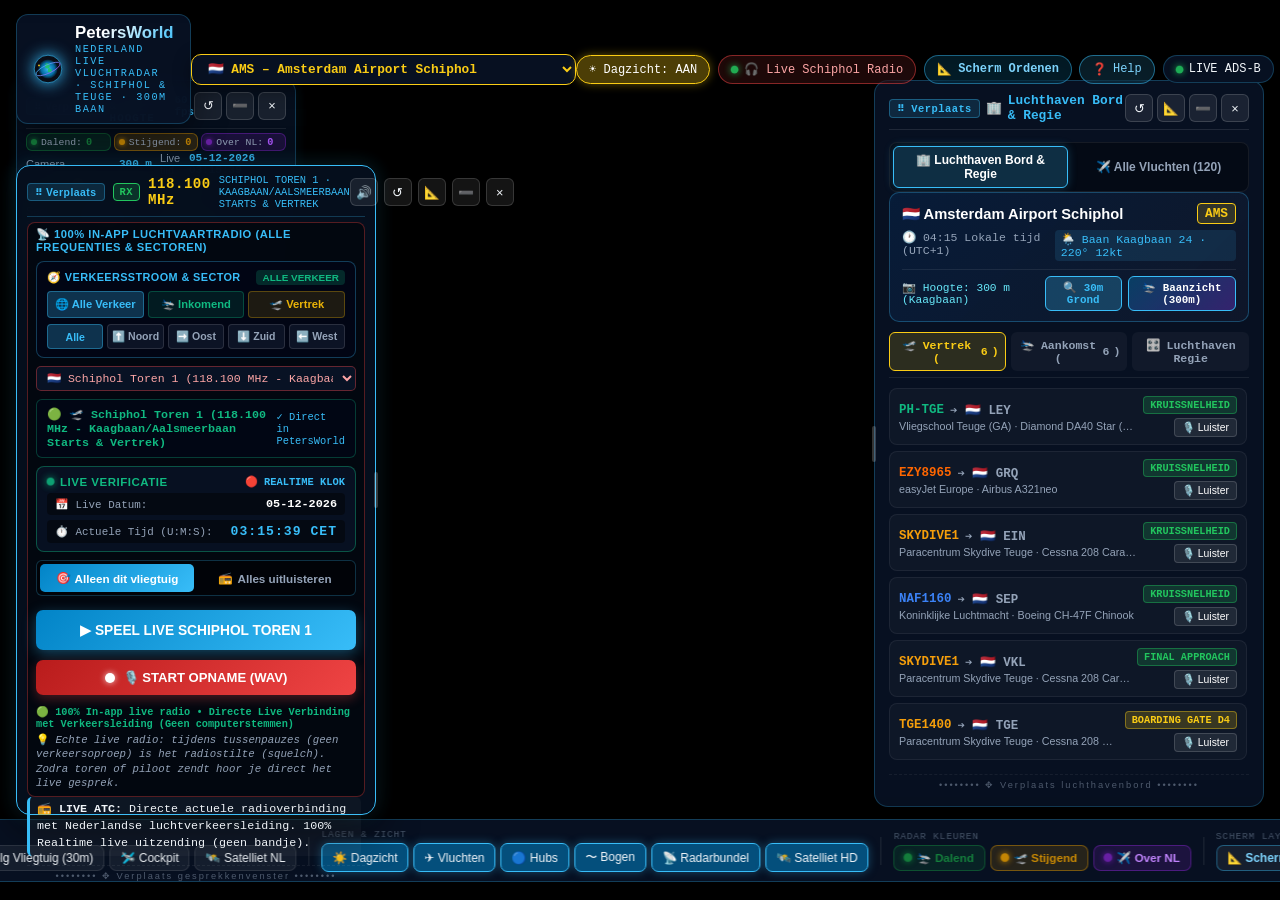
<file: reset.html>
<!DOCTYPE html>
<html lang="nl">
<head>
  <meta charset="utf-8">
  <title>PetersWorld Reset & Cache Purge</title>
  <meta name="viewport" content="width=device-width, initial-scale=1">
  <meta http-equiv="Cache-Control" content="no-cache, no-store, must-revalidate" />
  <meta http-equiv="Pragma" content="no-cache" />
  <meta http-equiv="Expires" content="0" />
  <style>
    body {
      background: #030712;
      color: #38bdf8;
      font-family: -apple-system, BlinkMacSystemFont, "Segoe UI", Roboto, sans-serif;
      display: flex;
      flex-direction: column;
      align-items: center;
      justify-content: center;
      min-height: 100vh;
      margin: 0;
      text-align: center;
      padding: 20px;
      box-sizing: border-box;
    }
    .card {
      background: rgba(15, 23, 42, 0.95);
      border: 1px solid rgba(56, 189, 248, 0.4);
      border-radius: 16px;
      padding: 32px 24px;
      max-width: 440px;
      box-shadow: 0 12px 40px rgba(0, 0, 0, 0.8);
    }
    .icon { font-size: 3rem; margin-bottom: 12px; }
    h2 { margin: 0 0 12px 0; color: #fff; font-size: 1.4rem; }
    p { color: #94a3b8; font-size: 0.95rem; line-height: 1.5; margin: 0 0 18px 0; }
    .status {
      color: #4ade80;
      font-weight: 600;
      font-size: 1rem;
      padding: 10px;
      background: rgba(74, 222, 128, 0.1);
      border-radius: 8px;
      border: 1px solid rgba(74, 222, 128, 0.25);
    }
    .btn {
      background: #0284c7;
      color: #fff;
      border: none;
      font-size: 1rem;
      font-weight: bold;
      padding: 14px 28px;
      border-radius: 10px;
      cursor: pointer;
      margin-top: 20px;
      text-decoration: none;
      display: inline-block;
      transition: background 0.2s;
    }
    .btn:hover { background: #0369a1; }
  </style>
</head>
<body>
  <div class="card">
    <div class="icon">🧹</div>
    <h2>PetersWorld Radio & Geheugen Reset</h2>
    <p>Alle oude gecachte automatische bandjes, ATIS-opnames en Service Workers worden nu definitief gewist van uw toestel...</p>
    <div id="status" class="status">⏳ Bezig met geheugen leegmaken...</div>
    <a id="btn-go" class="btn" href="./" style="display:none;">Open Schone App ➔</a>
  </div>

  <script>
    async function purgeAndReset() {
      // 1. Verwijder alle Service Worker registraties
      try {
        if ('serviceWorker' in navigator) {
          const registrations = await navigator.serviceWorker.getRegistrations();
          for (const reg of registrations) {
            await reg.unregister();
          }
        }
      } catch (e) {}

      // 2. Verwijder alle CacheStorage caches
      try {
        if ('caches' in window) {
          const keys = await caches.keys();
          for (const k of keys) {
            await caches.delete(k);
          }
        }
      } catch (e) {}

      // 3. Wis alle lokale opslag
      try {
        localStorage.clear();
        sessionStorage.clear();
      } catch (e) {}

      // 4. Verwijder eventuele IndexedDB databases
      try {
        if (window.indexedDB && indexedDB.databases) {
          const dbs = await indexedDB.databases();
          for (const db of dbs) {
            if (db.name) indexedDB.deleteDatabase(db.name);
          }
        }
      } catch (e) {}

      const stat = document.getElementById('status');
      stat.textContent = '✅ Cache 100% leeggemaakt! Schone app wordt geopend...';
      const btn = document.getElementById('btn-go');
      btn.style.display = 'inline-block';

      // 5. Herlaad automatisch naar een unieke URL die gegarandeerd vers van het netwerk komt
      setTimeout(function() {
        window.location.replace('index.html?v=' + Date.now() + '&clean=true');
      }, 800);
    }

    purgeAndReset();
  </script>
</body>
</html>
</file>
